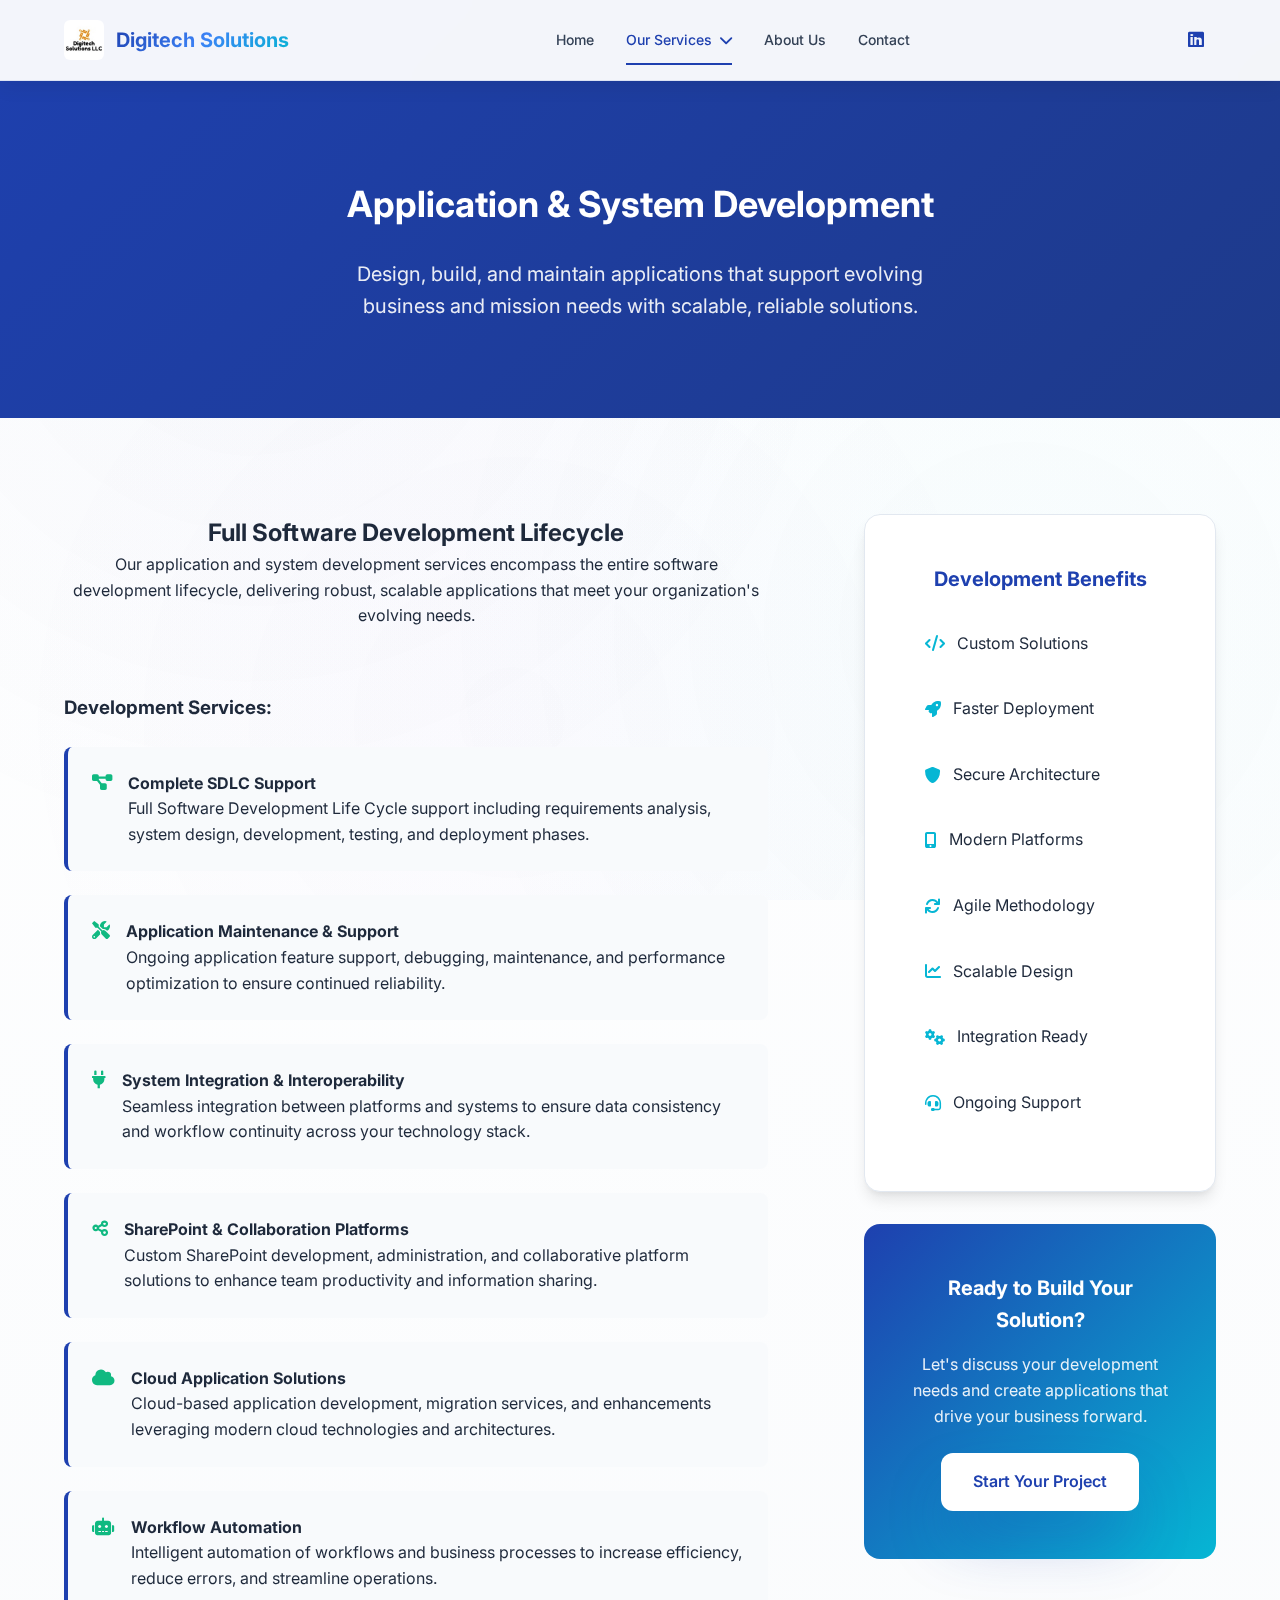
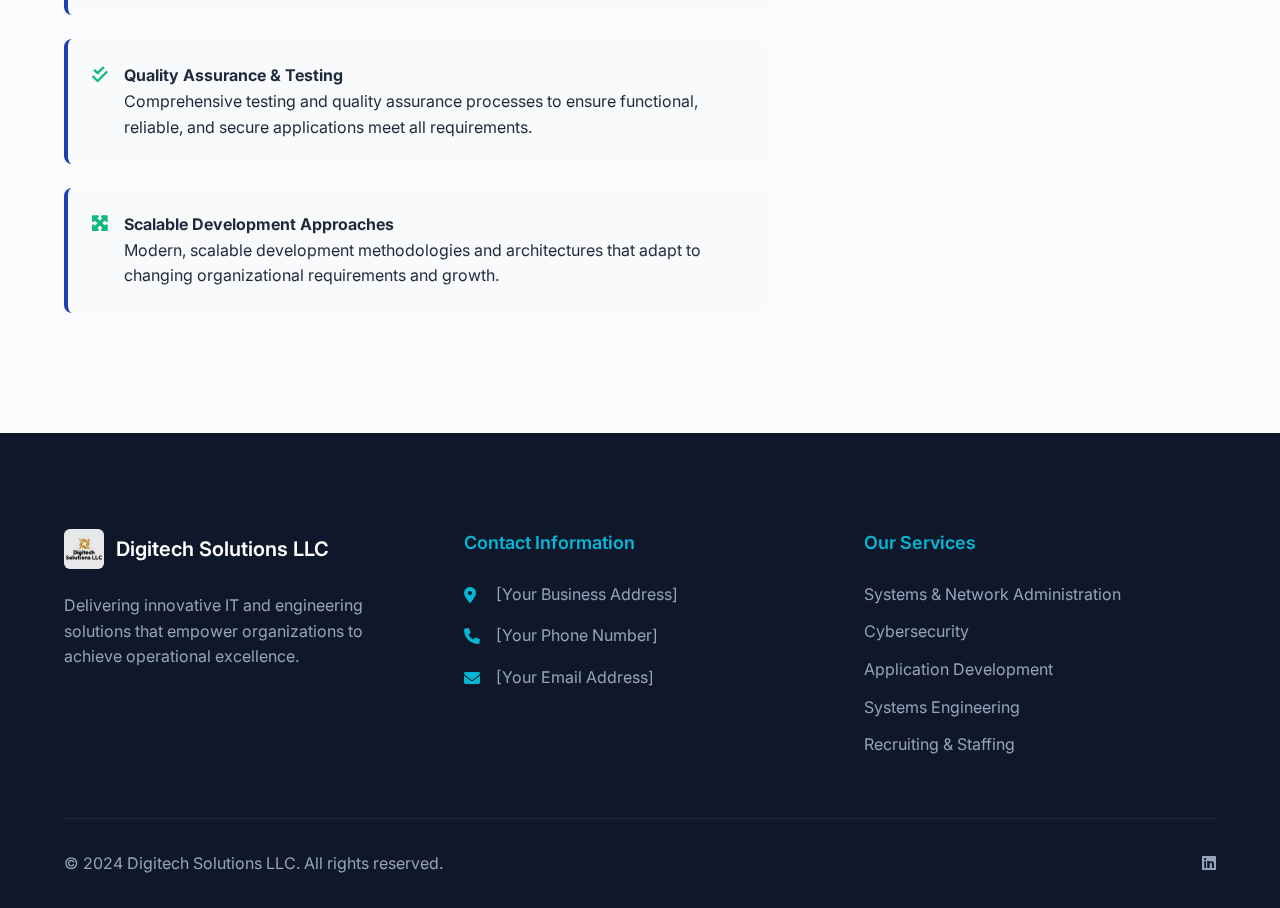
<file: application-development.html>
<!DOCTYPE html>
<html lang="en">
<head>
    <meta charset="UTF-8">
    <meta name="viewport" content="width=device-width, initial-scale=1.0">
    <title>Application & System Development - Digitech Solutions LLC</title>
    <meta name="description" content="Full-stack development services following the complete software development lifecycle, from analysis to deployment and maintenance.">
    <link rel="stylesheet" href="styles.css">
    <link href="https://cdnjs.cloudflare.com/ajax/libs/font-awesome/6.0.0/css/all.min.css" rel="stylesheet">
    <link href="https://fonts.googleapis.com/css2?family=Inter:wght@300;400;500;600;700&display=swap" rel="stylesheet">
</head>
<body>
    <!-- Navigation -->
    <nav class="navbar">
        <div class="nav-container">
            <div class="nav-logo">
                <img src="DigiLogo.jpg" alt="Digitech Solutions LLC" class="logo">
                <span class="logo-text">Digitech Solutions</span>
            </div>
            <ul class="nav-menu">
                <li><a href="index.html" class="nav-link">Home</a></li>
                <li class="dropdown">
                    <a href="#services" class="nav-link active">Our Services <i class="fas fa-chevron-down"></i></a>
                    <div class="dropdown-content">
                        <a href="systems-network-admin.html">Systems & Network Administration</a>
                        <a href="cybersecurity.html">Cybersecurity</a>
                        <a href="application-development.html">Application & System Development</a>
                        <a href="systems-engineering.html">Systems Engineering</a>
                        <a href="recruiting-staffing.html">Recruiting & Staffing</a>
                    </div>
                </li>
                <li><a href="about.html" class="nav-link">About Us</a></li>
                <li><a href="index.html#contact" class="nav-link">Contact</a></li>
            </ul>
            <div class="nav-social">
                <span class="linkedin-link">
                    <i class="fab fa-linkedin"></i>
                </span>
            </div>
            <div class="hamburger">
                <span></span>
                <span></span>
                <span></span>
            </div>
        </div>
    </nav>

    <!-- Service Hero -->
    <section class="service-hero">
        <div class="container">
            <h1>Application & System Development</h1>
            <p>Design, build, and maintain applications that support evolving business and mission needs with scalable, reliable solutions.</p>
        </div>
    </section>

    <!-- Service Details -->
    <section class="service-details">
        <div class="container">
            <div class="service-content">
                <div class="service-main">
                    <div class="section-header">
                        <h2>Full Software Development Lifecycle</h2>
                        <p>Our application and system development services encompass the entire software development lifecycle, delivering robust, scalable applications that meet your organization's evolving needs.</p>
                    </div>

                    <h3>Development Services:</h3>
                    <ul class="service-list">
                        <li>
                            <i class="fas fa-project-diagram"></i>
                            <div>
                                <strong>Complete SDLC Support</strong>
                                <p>Full Software Development Life Cycle support including requirements analysis, system design, development, testing, and deployment phases.</p>
                            </div>
                        </li>
                        <li>
                            <i class="fas fa-tools"></i>
                            <div>
                                <strong>Application Maintenance & Support</strong>
                                <p>Ongoing application feature support, debugging, maintenance, and performance optimization to ensure continued reliability.</p>
                            </div>
                        </li>
                        <li>
                            <i class="fas fa-plug"></i>
                            <div>
                                <strong>System Integration & Interoperability</strong>
                                <p>Seamless integration between platforms and systems to ensure data consistency and workflow continuity across your technology stack.</p>
                            </div>
                        </li>
                        <li>
                            <i class="fas fa-share-alt"></i>
                            <div>
                                <strong>SharePoint & Collaboration Platforms</strong>
                                <p>Custom SharePoint development, administration, and collaborative platform solutions to enhance team productivity and information sharing.</p>
                            </div>
                        </li>
                        <li>
                            <i class="fas fa-cloud"></i>
                            <div>
                                <strong>Cloud Application Solutions</strong>
                                <p>Cloud-based application development, migration services, and enhancements leveraging modern cloud technologies and architectures.</p>
                            </div>
                        </li>
                        <li>
                            <i class="fas fa-robot"></i>
                            <div>
                                <strong>Workflow Automation</strong>
                                <p>Intelligent automation of workflows and business processes to increase efficiency, reduce errors, and streamline operations.</p>
                            </div>
                        </li>
                        <li>
                            <i class="fas fa-check-double"></i>
                            <div>
                                <strong>Quality Assurance & Testing</strong>
                                <p>Comprehensive testing and quality assurance processes to ensure functional, reliable, and secure applications meet all requirements.</p>
                            </div>
                        </li>
                        <li>
                            <i class="fas fa-expand-arrows-alt"></i>
                            <div>
                                <strong>Scalable Development Approaches</strong>
                                <p>Modern, scalable development methodologies and architectures that adapt to changing organizational requirements and growth.</p>
                            </div>
                        </li>
                    </ul>
                </div>

                <div class="service-sidebar">
                    <div class="service-benefits">
                        <h3>Development Benefits</h3>
                        <div class="benefit-item">
                            <i class="fas fa-code"></i>
                            <span>Custom Solutions</span>
                        </div>
                        <div class="benefit-item">
                            <i class="fas fa-rocket"></i>
                            <span>Faster Deployment</span>
                        </div>
                        <div class="benefit-item">
                            <i class="fas fa-shield-alt"></i>
                            <span>Secure Architecture</span>
                        </div>
                        <div class="benefit-item">
                            <i class="fas fa-mobile-alt"></i>
                            <span>Modern Platforms</span>
                        </div>
                        <div class="benefit-item">
                            <i class="fas fa-sync"></i>
                            <span>Agile Methodology</span>
                        </div>
                        <div class="benefit-item">
                            <i class="fas fa-chart-line"></i>
                            <span>Scalable Design</span>
                        </div>
                        <div class="benefit-item">
                            <i class="fas fa-cogs"></i>
                            <span>Integration Ready</span>
                        </div>
                        <div class="benefit-item">
                            <i class="fas fa-headset"></i>
                            <span>Ongoing Support</span>
                        </div>
                    </div>

                    <div class="service-cta">
                        <h4>Ready to Build Your Solution?</h4>
                        <p>Let's discuss your development needs and create applications that drive your business forward.</p>
                        <a href="index.html#contact" class="btn btn-primary">Start Your Project</a>
                    </div>
                </div>
            </div>
        </div>
    </section>

    <!-- Footer -->
    <footer class="footer">
        <div class="container">
            <div class="footer-content">
                <div class="footer-section">
                    <div class="footer-logo">
                        <img src="DigiLogo.jpg" alt="Digitech Solutions LLC" class="logo">
                        <span class="logo-text">Digitech Solutions LLC</span>
                    </div>
                    <p class="footer-description">
                        Delivering innovative IT and engineering solutions that empower organizations to achieve operational excellence.
                    </p>
                </div>
                
                <div class="footer-section">
                    <h4>Contact Information</h4>
                    <div class="contact-info">
                        <div class="contact-item">
                            <i class="fas fa-map-marker-alt"></i>
                            <span>[Your Business Address]</span>
                        </div>
                        <div class="contact-item">
                            <i class="fas fa-phone"></i>
                            <span>[Your Phone Number]</span>
                        </div>
                        <div class="contact-item">
                            <i class="fas fa-envelope"></i>
                            <span>[Your Email Address]</span>
                        </div>
                    </div>
                </div>
                
                <div class="footer-section">
                    <h4>Our Services</h4>
                    <ul class="footer-links">
                        <li><a href="systems-network-admin.html">Systems & Network Administration</a></li>
                        <li><a href="cybersecurity.html">Cybersecurity</a></li>
                        <li><a href="application-development.html">Application Development</a></li>
                        <li><a href="systems-engineering.html">Systems Engineering</a></li>
                        <li><a href="recruiting-staffing.html">Recruiting & Staffing</a></li>
                    </ul>
                </div>
            </div>
            
            <div class="footer-bottom">
                <p>&copy; 2024 Digitech Solutions LLC. All rights reserved.</p>
                <div class="social-links">
                    <span>
                        <i class="fab fa-linkedin"></i>
                    </span>
                </div>
            </div>
        </div>
    </footer>

    <script src="script.js"></script>
</body>
</html>
</file>
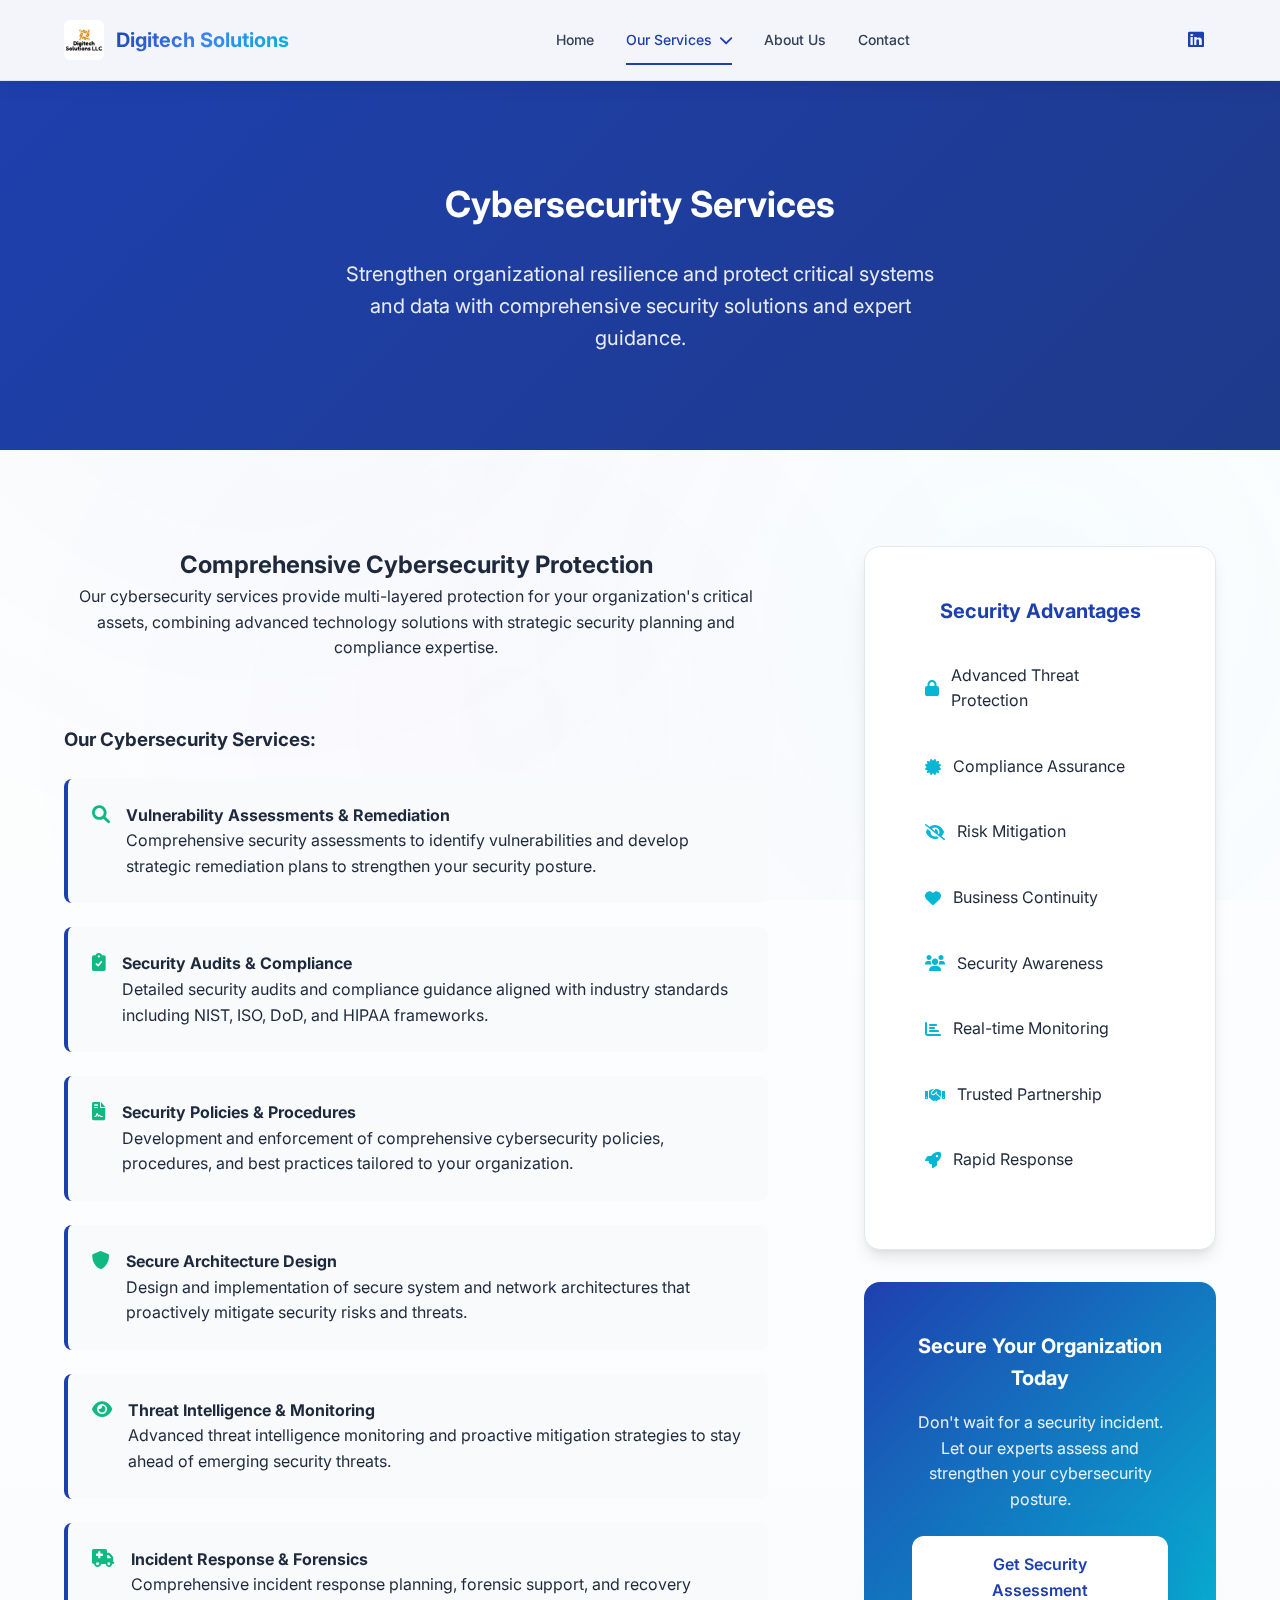
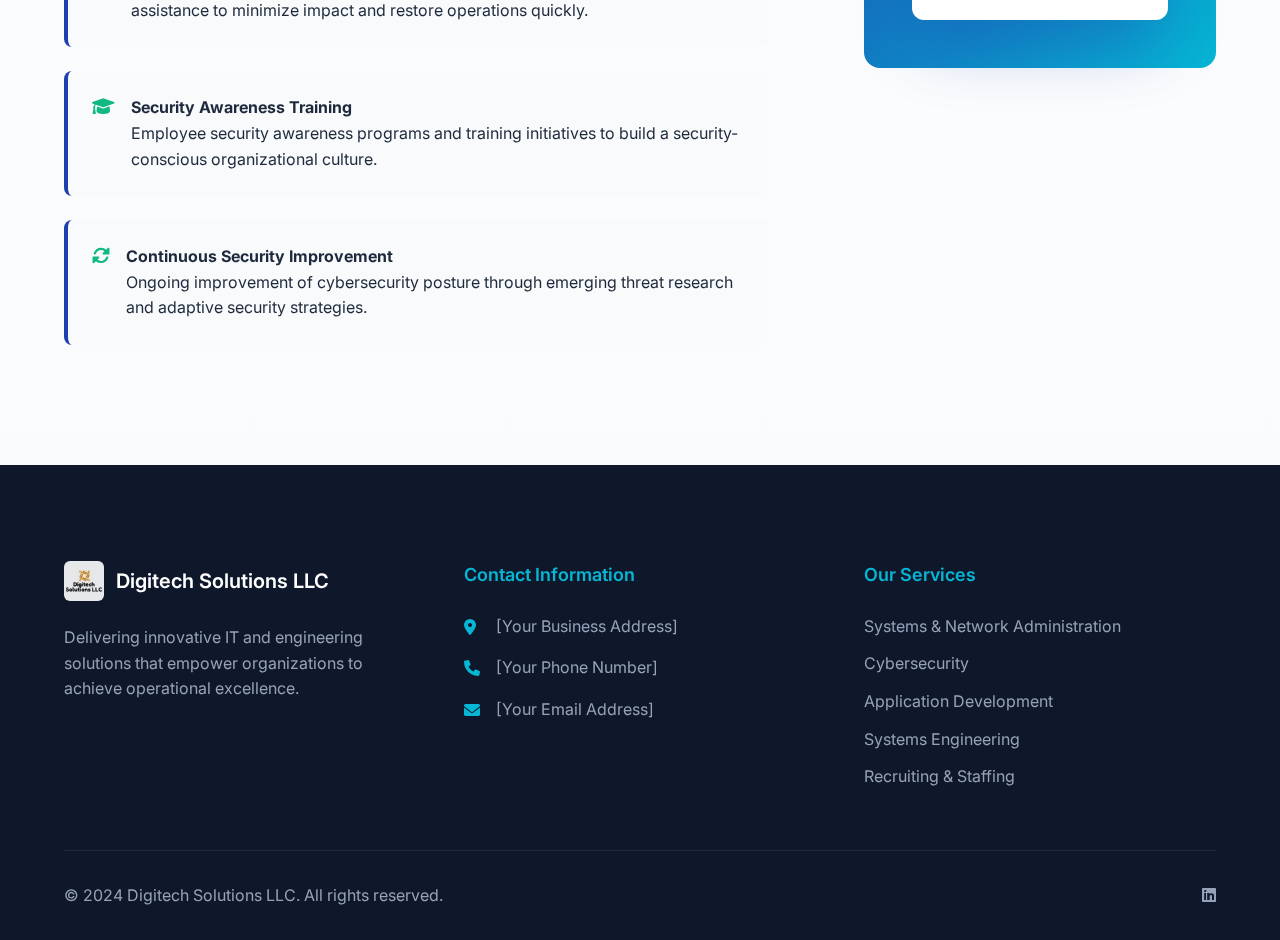
<file: cybersecurity.html>
<!DOCTYPE html>
<html lang="en">
<head>
    <meta charset="UTF-8">
    <meta name="viewport" content="width=device-width, initial-scale=1.0">
    <title>Cybersecurity Services - Digitech Solutions LLC</title>
    <meta name="description" content="Advanced cybersecurity solutions, threat assessments, and compliance guidance to protect your critical systems and data from emerging threats.">
    <link rel="stylesheet" href="styles.css">
    <link href="https://cdnjs.cloudflare.com/ajax/libs/font-awesome/6.0.0/css/all.min.css" rel="stylesheet">
    <link href="https://fonts.googleapis.com/css2?family=Inter:wght@300;400;500;600;700&display=swap" rel="stylesheet">
</head>
<body>
    <!-- Navigation -->
    <nav class="navbar">
        <div class="nav-container">
            <div class="nav-logo">
                <img src="DigiLogo.jpg" alt="Digitech Solutions LLC" class="logo">
                <span class="logo-text">Digitech Solutions</span>
            </div>
            <ul class="nav-menu">
                <li><a href="index.html" class="nav-link">Home</a></li>
                <li class="dropdown">
                    <a href="#services" class="nav-link active">Our Services <i class="fas fa-chevron-down"></i></a>
                    <div class="dropdown-content">
                        <a href="systems-network-admin.html">Systems & Network Administration</a>
                        <a href="cybersecurity.html">Cybersecurity</a>
                        <a href="application-development.html">Application & System Development</a>
                        <a href="systems-engineering.html">Systems Engineering</a>
                        <a href="recruiting-staffing.html">Recruiting & Staffing</a>
                    </div>
                </li>
                <li><a href="about.html" class="nav-link">About Us</a></li>
                <li><a href="index.html#contact" class="nav-link">Contact</a></li>
            </ul>
            <div class="nav-social">
                <span class="linkedin-link">
                    <i class="fab fa-linkedin"></i>
                </span>
            </div>
            <div class="hamburger">
                <span></span>
                <span></span>
                <span></span>
            </div>
        </div>
    </nav>

    <!-- Service Hero -->
    <section class="service-hero">
        <div class="container">
            <h1>Cybersecurity Services</h1>
            <p>Strengthen organizational resilience and protect critical systems and data with comprehensive security solutions and expert guidance.</p>
        </div>
    </section>

    <!-- Service Details -->
    <section class="service-details">
        <div class="container">
            <div class="service-content">
                <div class="service-main">
                    <div class="section-header">
                        <h2>Comprehensive Cybersecurity Protection</h2>
                        <p>Our cybersecurity services provide multi-layered protection for your organization's critical assets, combining advanced technology solutions with strategic security planning and compliance expertise.</p>
                    </div>

                    <h3>Our Cybersecurity Services:</h3>
                    <ul class="service-list">
                        <li>
                            <i class="fas fa-search"></i>
                            <div>
                                <strong>Vulnerability Assessments & Remediation</strong>
                                <p>Comprehensive security assessments to identify vulnerabilities and develop strategic remediation plans to strengthen your security posture.</p>
                            </div>
                        </li>
                        <li>
                            <i class="fas fa-clipboard-check"></i>
                            <div>
                                <strong>Security Audits & Compliance</strong>
                                <p>Detailed security audits and compliance guidance aligned with industry standards including NIST, ISO, DoD, and HIPAA frameworks.</p>
                            </div>
                        </li>
                        <li>
                            <i class="fas fa-file-contract"></i>
                            <div>
                                <strong>Security Policies & Procedures</strong>
                                <p>Development and enforcement of comprehensive cybersecurity policies, procedures, and best practices tailored to your organization.</p>
                            </div>
                        </li>
                        <li>
                            <i class="fas fa-shield-alt"></i>
                            <div>
                                <strong>Secure Architecture Design</strong>
                                <p>Design and implementation of secure system and network architectures that proactively mitigate security risks and threats.</p>
                            </div>
                        </li>
                        <li>
                            <i class="fas fa-eye"></i>
                            <div>
                                <strong>Threat Intelligence & Monitoring</strong>
                                <p>Advanced threat intelligence monitoring and proactive mitigation strategies to stay ahead of emerging security threats.</p>
                            </div>
                        </li>
                        <li>
                            <i class="fas fa-ambulance"></i>
                            <div>
                                <strong>Incident Response & Forensics</strong>
                                <p>Comprehensive incident response planning, forensic support, and recovery assistance to minimize impact and restore operations quickly.</p>
                            </div>
                        </li>
                        <li>
                            <i class="fas fa-graduation-cap"></i>
                            <div>
                                <strong>Security Awareness Training</strong>
                                <p>Employee security awareness programs and training initiatives to build a security-conscious organizational culture.</p>
                            </div>
                        </li>
                        <li>
                            <i class="fas fa-sync-alt"></i>
                            <div>
                                <strong>Continuous Security Improvement</strong>
                                <p>Ongoing improvement of cybersecurity posture through emerging threat research and adaptive security strategies.</p>
                            </div>
                        </li>
                    </ul>
                </div>

                <div class="service-sidebar">
                    <div class="service-benefits">
                        <h3>Security Advantages</h3>
                        <div class="benefit-item">
                            <i class="fas fa-lock"></i>
                            <span>Advanced Threat Protection</span>
                        </div>
                        <div class="benefit-item">
                            <i class="fas fa-certificate"></i>
                            <span>Compliance Assurance</span>
                        </div>
                        <div class="benefit-item">
                            <i class="fas fa-eye-slash"></i>
                            <span>Risk Mitigation</span>
                        </div>
                        <div class="benefit-item">
                            <i class="fas fa-heart"></i>
                            <span>Business Continuity</span>
                        </div>
                        <div class="benefit-item">
                            <i class="fas fa-users"></i>
                            <span>Security Awareness</span>
                        </div>
                        <div class="benefit-item">
                            <i class="fas fa-chart-bar"></i>
                            <span>Real-time Monitoring</span>
                        </div>
                        <div class="benefit-item">
                            <i class="fas fa-handshake"></i>
                            <span>Trusted Partnership</span>
                        </div>
                        <div class="benefit-item">
                            <i class="fas fa-rocket"></i>
                            <span>Rapid Response</span>
                        </div>
                    </div>

                    <div class="service-cta">
                        <h4>Secure Your Organization Today</h4>
                        <p>Don't wait for a security incident. Let our experts assess and strengthen your cybersecurity posture.</p>
                        <a href="index.html#contact" class="btn btn-primary">Get Security Assessment</a>
                    </div>
                </div>
            </div>
        </div>
    </section>

    <!-- Footer -->
    <footer class="footer">
        <div class="container">
            <div class="footer-content">
                <div class="footer-section">
                    <div class="footer-logo">
                        <img src="DigiLogo.jpg" alt="Digitech Solutions LLC" class="logo">
                        <span class="logo-text">Digitech Solutions LLC</span>
                    </div>
                    <p class="footer-description">
                        Delivering innovative IT and engineering solutions that empower organizations to achieve operational excellence.
                    </p>
                </div>
                
                <div class="footer-section">
                    <h4>Contact Information</h4>
                    <div class="contact-info">
                        <div class="contact-item">
                            <i class="fas fa-map-marker-alt"></i>
                            <span>[Your Business Address]</span>
                        </div>
                        <div class="contact-item">
                            <i class="fas fa-phone"></i>
                            <span>[Your Phone Number]</span>
                        </div>
                        <div class="contact-item">
                            <i class="fas fa-envelope"></i>
                            <span>[Your Email Address]</span>
                        </div>
                    </div>
                </div>
                
                <div class="footer-section">
                    <h4>Our Services</h4>
                    <ul class="footer-links">
                        <li><a href="systems-network-admin.html">Systems & Network Administration</a></li>
                        <li><a href="cybersecurity.html">Cybersecurity</a></li>
                        <li><a href="application-development.html">Application Development</a></li>
                        <li><a href="systems-engineering.html">Systems Engineering</a></li>
                        <li><a href="recruiting-staffing.html">Recruiting & Staffing</a></li>
                    </ul>
                </div>
            </div>
            
            <div class="footer-bottom">
                <p>&copy; 2024 Digitech Solutions LLC. All rights reserved.</p>
                <div class="social-links">
                    <span>
                        <i class="fab fa-linkedin"></i>
                    </span>
                </div>
            </div>
        </div>
    </footer>

    <script src="script.js"></script>
</body>
</html>
</file>
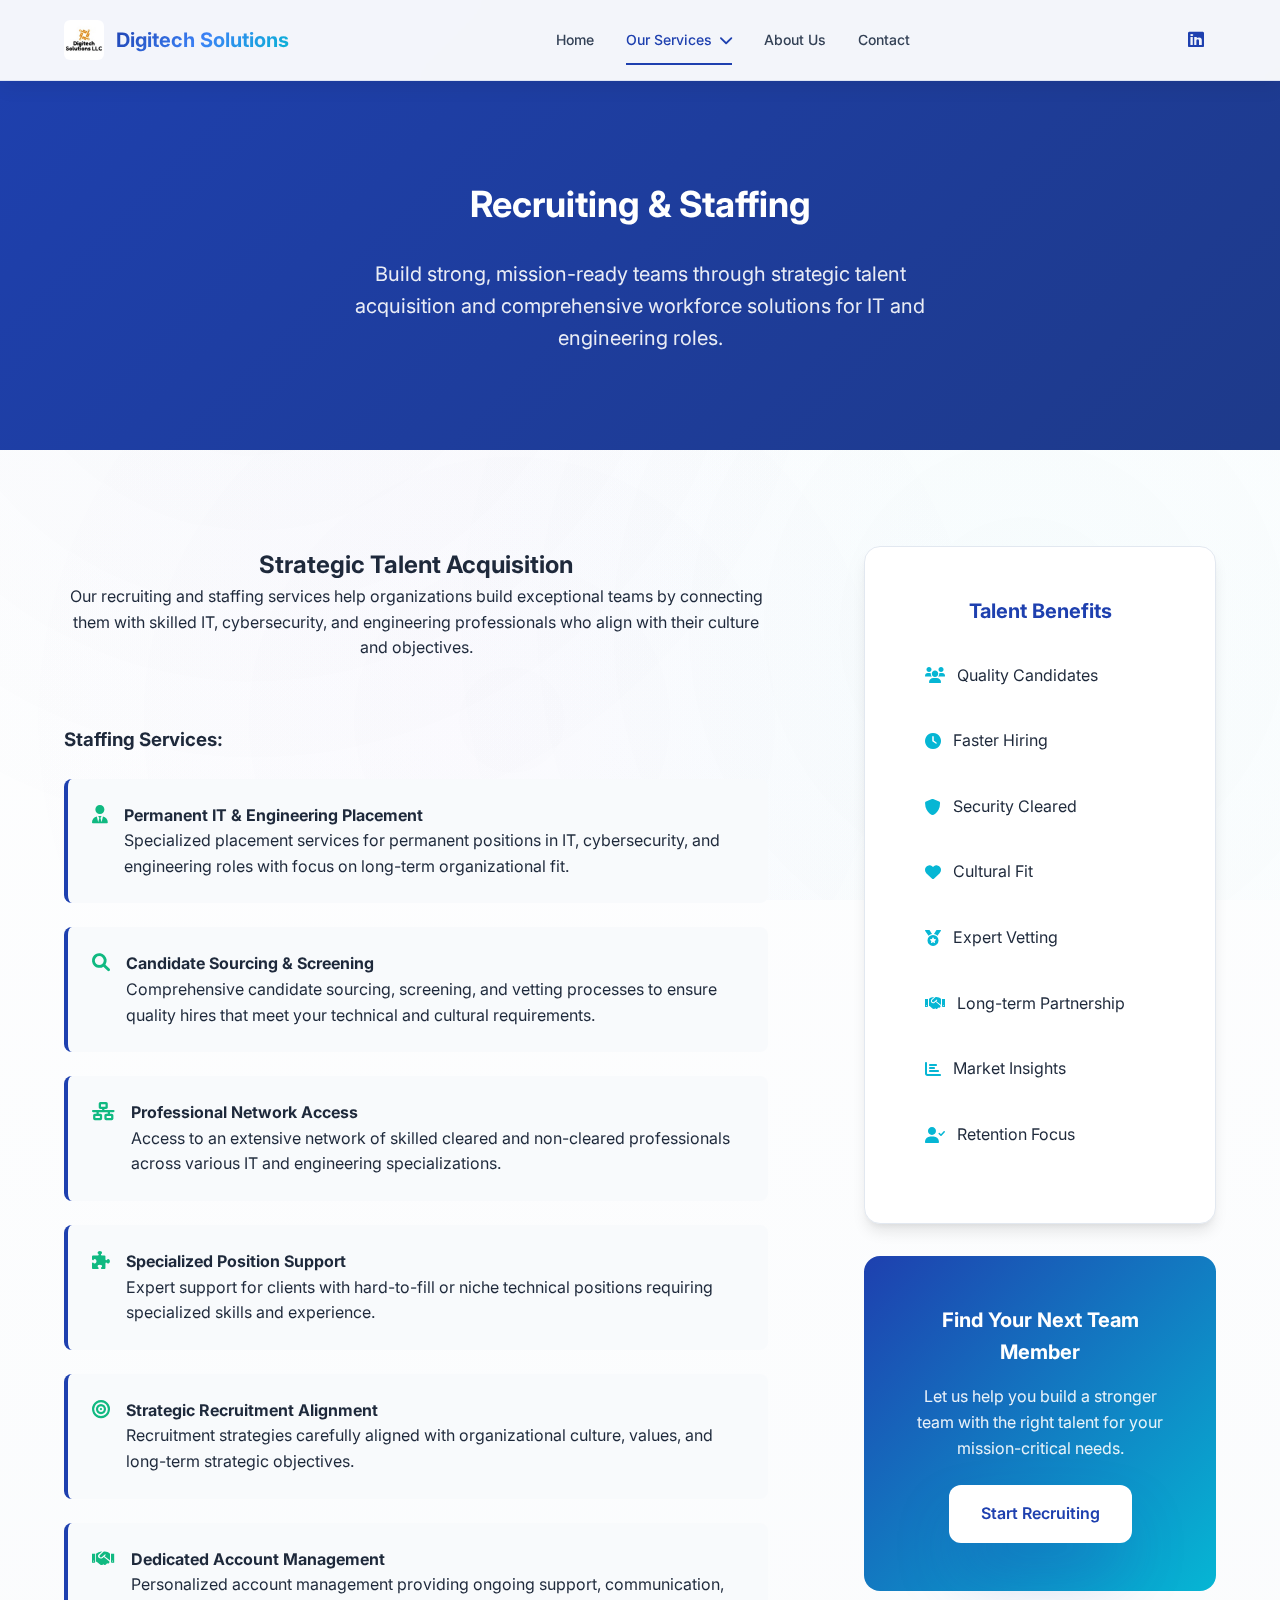
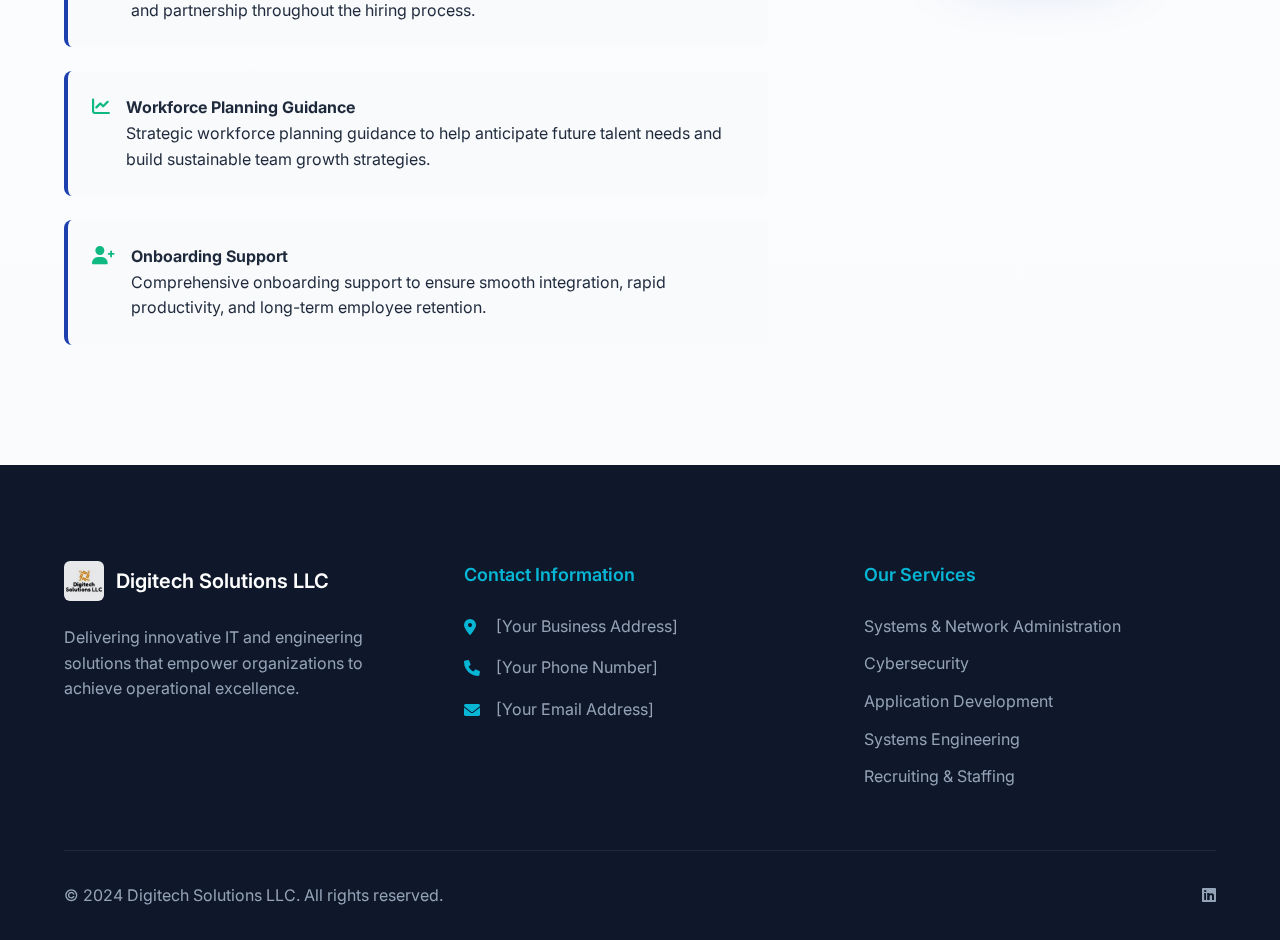
<file: recruiting-staffing.html>
<!DOCTYPE html>
<html lang="en">
<head>
    <meta charset="UTF-8">
    <meta name="viewport" content="width=device-width, initial-scale=1.0">
    <title>Recruiting & Staffing - Digitech Solutions LLC</title>
    <meta name="description" content="Comprehensive workforce solutions for permanent IT and engineering positions, from talent sourcing to placement support for mission-critical roles.">
    <link rel="stylesheet" href="styles.css">
    <link href="https://cdnjs.cloudflare.com/ajax/libs/font-awesome/6.0.0/css/all.min.css" rel="stylesheet">
    <link href="https://fonts.googleapis.com/css2?family=Inter:wght@300;400;500;600;700&display=swap" rel="stylesheet">
</head>
<body>
    <!-- Navigation -->
    <nav class="navbar">
        <div class="nav-container">
            <div class="nav-logo">
                <img src="DigiLogo.jpg" alt="Digitech Solutions LLC" class="logo">
                <span class="logo-text">Digitech Solutions</span>
            </div>
            <ul class="nav-menu">
                <li><a href="index.html" class="nav-link">Home</a></li>
                <li class="dropdown">
                    <a href="#services" class="nav-link active">Our Services <i class="fas fa-chevron-down"></i></a>
                    <div class="dropdown-content">
                        <a href="systems-network-admin.html">Systems & Network Administration</a>
                        <a href="cybersecurity.html">Cybersecurity</a>
                        <a href="application-development.html">Application & System Development</a>
                        <a href="systems-engineering.html">Systems Engineering</a>
                        <a href="recruiting-staffing.html">Recruiting & Staffing</a>
                    </div>
                </li>
                <li><a href="about.html" class="nav-link">About Us</a></li>
                <li><a href="index.html#contact" class="nav-link">Contact</a></li>
            </ul>
            <div class="nav-social">
                <span class="linkedin-link">
                    <i class="fab fa-linkedin"></i>
                </span>
            </div>
            <div class="hamburger">
                <span></span>
                <span></span>
                <span></span>
            </div>
        </div>
    </nav>

    <!-- Service Hero -->
    <section class="service-hero">
        <div class="container">
            <h1>Recruiting & Staffing</h1>
            <p>Build strong, mission-ready teams through strategic talent acquisition and comprehensive workforce solutions for IT and engineering roles.</p>
        </div>
    </section>

    <!-- Service Details -->
    <section class="service-details">
        <div class="container">
            <div class="service-content">
                <div class="service-main">
                    <div class="section-header">
                        <h2>Strategic Talent Acquisition</h2>
                        <p>Our recruiting and staffing services help organizations build exceptional teams by connecting them with skilled IT, cybersecurity, and engineering professionals who align with their culture and objectives.</p>
                    </div>

                    <h3>Staffing Services:</h3>
                    <ul class="service-list">
                        <li>
                            <i class="fas fa-user-tie"></i>
                            <div>
                                <strong>Permanent IT & Engineering Placement</strong>
                                <p>Specialized placement services for permanent positions in IT, cybersecurity, and engineering roles with focus on long-term organizational fit.</p>
                            </div>
                        </li>
                        <li>
                            <i class="fas fa-search"></i>
                            <div>
                                <strong>Candidate Sourcing & Screening</strong>
                                <p>Comprehensive candidate sourcing, screening, and vetting processes to ensure quality hires that meet your technical and cultural requirements.</p>
                            </div>
                        </li>
                        <li>
                            <i class="fas fa-network-wired"></i>
                            <div>
                                <strong>Professional Network Access</strong>
                                <p>Access to an extensive network of skilled cleared and non-cleared professionals across various IT and engineering specializations.</p>
                            </div>
                        </li>
                        <li>
                            <i class="fas fa-puzzle-piece"></i>
                            <div>
                                <strong>Specialized Position Support</strong>
                                <p>Expert support for clients with hard-to-fill or niche technical positions requiring specialized skills and experience.</p>
                            </div>
                        </li>
                        <li>
                            <i class="fas fa-bullseye"></i>
                            <div>
                                <strong>Strategic Recruitment Alignment</strong>
                                <p>Recruitment strategies carefully aligned with organizational culture, values, and long-term strategic objectives.</p>
                            </div>
                        </li>
                        <li>
                            <i class="fas fa-handshake"></i>
                            <div>
                                <strong>Dedicated Account Management</strong>
                                <p>Personalized account management providing ongoing support, communication, and partnership throughout the hiring process.</p>
                            </div>
                        </li>
                        <li>
                            <i class="fas fa-chart-line"></i>
                            <div>
                                <strong>Workforce Planning Guidance</strong>
                                <p>Strategic workforce planning guidance to help anticipate future talent needs and build sustainable team growth strategies.</p>
                            </div>
                        </li>
                        <li>
                            <i class="fas fa-user-plus"></i>
                            <div>
                                <strong>Onboarding Support</strong>
                                <p>Comprehensive onboarding support to ensure smooth integration, rapid productivity, and long-term employee retention.</p>
                            </div>
                        </li>
                    </ul>
                </div>

                <div class="service-sidebar">
                    <div class="service-benefits">
                        <h3>Talent Benefits</h3>
                        <div class="benefit-item">
                            <i class="fas fa-users"></i>
                            <span>Quality Candidates</span>
                        </div>
                        <div class="benefit-item">
                            <i class="fas fa-clock"></i>
                            <span>Faster Hiring</span>
                        </div>
                        <div class="benefit-item">
                            <i class="fas fa-shield-alt"></i>
                            <span>Security Cleared</span>
                        </div>
                        <div class="benefit-item">
                            <i class="fas fa-heart"></i>
                            <span>Cultural Fit</span>
                        </div>
                        <div class="benefit-item">
                            <i class="fas fa-medal"></i>
                            <span>Expert Vetting</span>
                        </div>
                        <div class="benefit-item">
                            <i class="fas fa-handshake"></i>
                            <span>Long-term Partnership</span>
                        </div>
                        <div class="benefit-item">
                            <i class="fas fa-chart-bar"></i>
                            <span>Market Insights</span>
                        </div>
                        <div class="benefit-item">
                            <i class="fas fa-user-check"></i>
                            <span>Retention Focus</span>
                        </div>
                    </div>

                    <div class="service-cta">
                        <h4>Find Your Next Team Member</h4>
                        <p>Let us help you build a stronger team with the right talent for your mission-critical needs.</p>
                        <a href="index.html#contact" class="btn btn-primary">Start Recruiting</a>
                    </div>
                </div>
            </div>
        </div>
    </section>

    <!-- Footer -->
    <footer class="footer">
        <div class="container">
            <div class="footer-content">
                <div class="footer-section">
                    <div class="footer-logo">
                        <img src="DigiLogo.jpg" alt="Digitech Solutions LLC" class="logo">
                        <span class="logo-text">Digitech Solutions LLC</span>
                    </div>
                    <p class="footer-description">
                        Delivering innovative IT and engineering solutions that empower organizations to achieve operational excellence.
                    </p>
                </div>
                
                <div class="footer-section">
                    <h4>Contact Information</h4>
                    <div class="contact-info">
                        <div class="contact-item">
                            <i class="fas fa-map-marker-alt"></i>
                            <span>[Your Business Address]</span>
                        </div>
                        <div class="contact-item">
                            <i class="fas fa-phone"></i>
                            <span>[Your Phone Number]</span>
                        </div>
                        <div class="contact-item">
                            <i class="fas fa-envelope"></i>
                            <span>[Your Email Address]</span>
                        </div>
                    </div>
                </div>
                
                <div class="footer-section">
                    <h4>Our Services</h4>
                    <ul class="footer-links">
                        <li><a href="systems-network-admin.html">Systems & Network Administration</a></li>
                        <li><a href="cybersecurity.html">Cybersecurity</a></li>
                        <li><a href="application-development.html">Application Development</a></li>
                        <li><a href="systems-engineering.html">Systems Engineering</a></li>
                        <li><a href="recruiting-staffing.html">Recruiting & Staffing</a></li>
                    </ul>
                </div>
            </div>
            
            <div class="footer-bottom">
                <p>&copy; 2024 Digitech Solutions LLC. All rights reserved.</p>
                <div class="social-links">
                    <span>
                        <i class="fab fa-linkedin"></i>
                    </span>
                </div>
            </div>
        </div>
    </footer>

    <script src="script.js"></script>
</body>
</html>
</file>
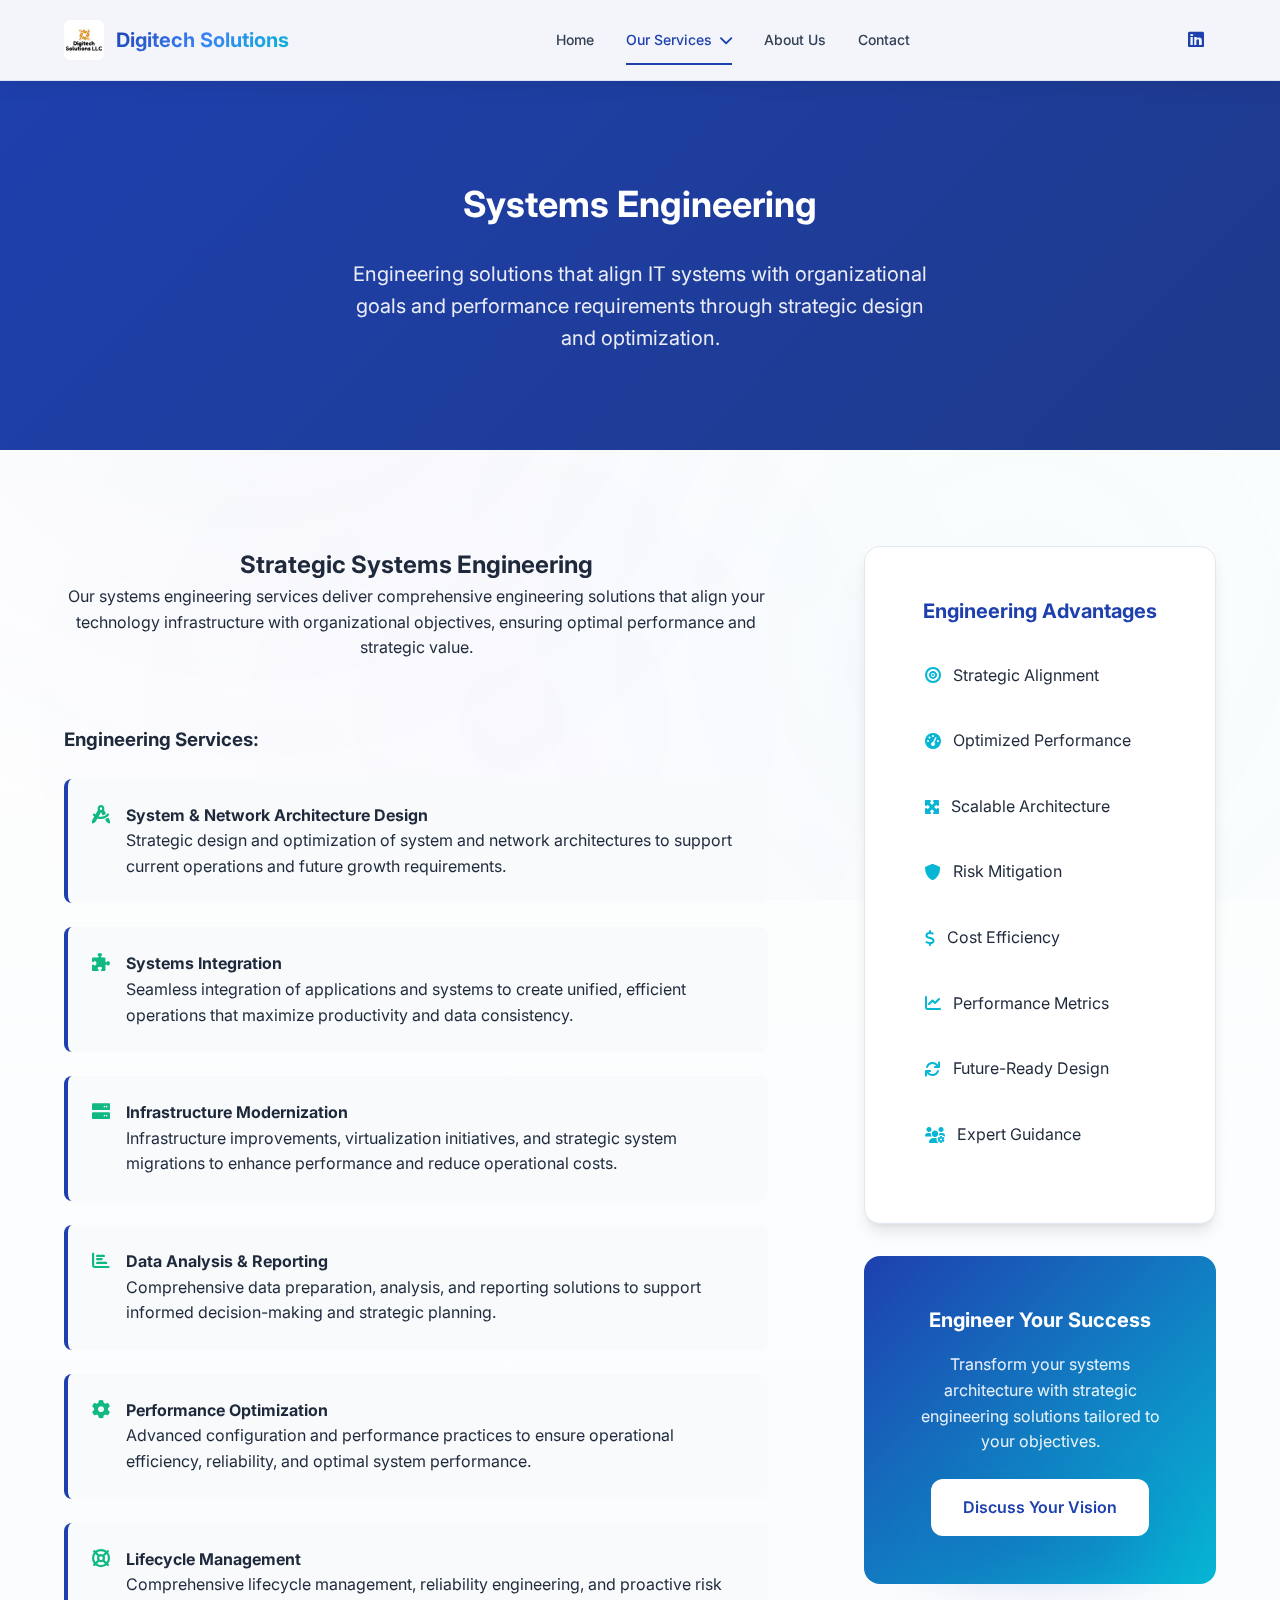
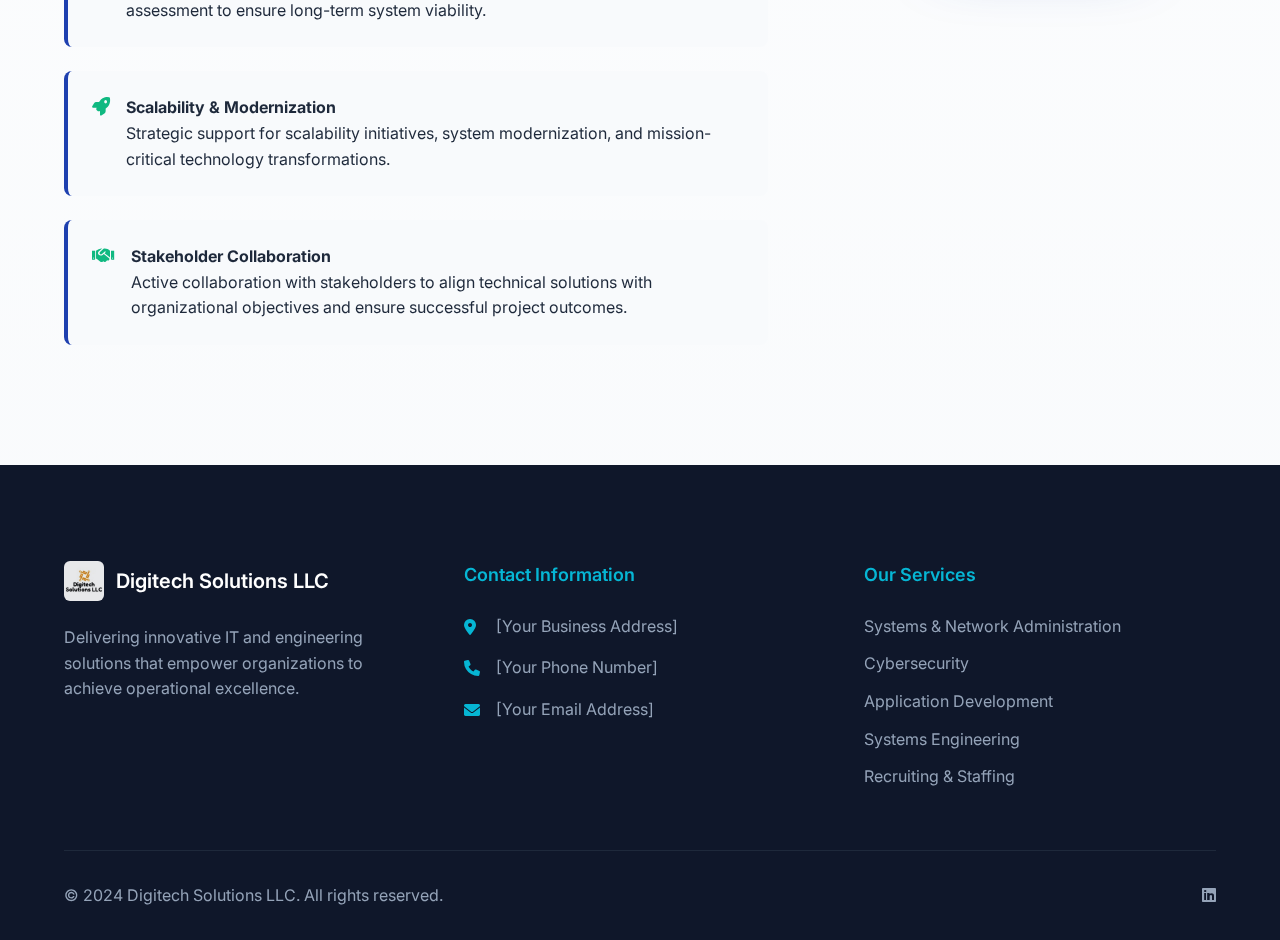
<file: systems-engineering.html>
<!DOCTYPE html>
<html lang="en">
<head>
    <meta charset="UTF-8">
    <meta name="viewport" content="width=device-width, initial-scale=1.0">
    <title>Systems Engineering - Digitech Solutions LLC</title>
    <meta name="description" content="Strategic system design, requirements analysis, and architecture optimization aligned with organizational objectives and performance goals.">
    <link rel="stylesheet" href="styles.css">
    <link href="https://cdnjs.cloudflare.com/ajax/libs/font-awesome/6.0.0/css/all.min.css" rel="stylesheet">
    <link href="https://fonts.googleapis.com/css2?family=Inter:wght@300;400;500;600;700&display=swap" rel="stylesheet">
</head>
<body>
    <!-- Navigation -->
    <nav class="navbar">
        <div class="nav-container">
            <div class="nav-logo">
                <img src="DigiLogo.jpg" alt="Digitech Solutions LLC" class="logo">
                <span class="logo-text">Digitech Solutions</span>
            </div>
            <ul class="nav-menu">
                <li><a href="index.html" class="nav-link">Home</a></li>
                <li class="dropdown">
                    <a href="#services" class="nav-link active">Our Services <i class="fas fa-chevron-down"></i></a>
                    <div class="dropdown-content">
                        <a href="systems-network-admin.html">Systems & Network Administration</a>
                        <a href="cybersecurity.html">Cybersecurity</a>
                        <a href="application-development.html">Application & System Development</a>
                        <a href="systems-engineering.html">Systems Engineering</a>
                        <a href="recruiting-staffing.html">Recruiting & Staffing</a>
                    </div>
                </li>
                <li><a href="about.html" class="nav-link">About Us</a></li>
                <li><a href="index.html#contact" class="nav-link">Contact</a></li>
            </ul>
            <div class="nav-social">
                <span class="linkedin-link">
                    <i class="fab fa-linkedin"></i>
                </span>
            </div>
            <div class="hamburger">
                <span></span>
                <span></span>
                <span></span>
            </div>
        </div>
    </nav>

    <!-- Service Hero -->
    <section class="service-hero">
        <div class="container">
            <h1>Systems Engineering</h1>
            <p>Engineering solutions that align IT systems with organizational goals and performance requirements through strategic design and optimization.</p>
        </div>
    </section>

    <!-- Service Details -->
    <section class="service-details">
        <div class="container">
            <div class="service-content">
                <div class="service-main">
                    <div class="section-header">
                        <h2>Strategic Systems Engineering</h2>
                        <p>Our systems engineering services deliver comprehensive engineering solutions that align your technology infrastructure with organizational objectives, ensuring optimal performance and strategic value.</p>
                    </div>

                    <h3>Engineering Services:</h3>
                    <ul class="service-list">
                        <li>
                            <i class="fas fa-drafting-compass"></i>
                            <div>
                                <strong>System & Network Architecture Design</strong>
                                <p>Strategic design and optimization of system and network architectures to support current operations and future growth requirements.</p>
                            </div>
                        </li>
                        <li>
                            <i class="fas fa-puzzle-piece"></i>
                            <div>
                                <strong>Systems Integration</strong>
                                <p>Seamless integration of applications and systems to create unified, efficient operations that maximize productivity and data consistency.</p>
                            </div>
                        </li>
                        <li>
                            <i class="fas fa-server"></i>
                            <div>
                                <strong>Infrastructure Modernization</strong>
                                <p>Infrastructure improvements, virtualization initiatives, and strategic system migrations to enhance performance and reduce operational costs.</p>
                            </div>
                        </li>
                        <li>
                            <i class="fas fa-chart-bar"></i>
                            <div>
                                <strong>Data Analysis & Reporting</strong>
                                <p>Comprehensive data preparation, analysis, and reporting solutions to support informed decision-making and strategic planning.</p>
                            </div>
                        </li>
                        <li>
                            <i class="fas fa-cog"></i>
                            <div>
                                <strong>Performance Optimization</strong>
                                <p>Advanced configuration and performance practices to ensure operational efficiency, reliability, and optimal system performance.</p>
                            </div>
                        </li>
                        <li>
                            <i class="fas fa-life-ring"></i>
                            <div>
                                <strong>Lifecycle Management</strong>
                                <p>Comprehensive lifecycle management, reliability engineering, and proactive risk assessment to ensure long-term system viability.</p>
                            </div>
                        </li>
                        <li>
                            <i class="fas fa-rocket"></i>
                            <div>
                                <strong>Scalability & Modernization</strong>
                                <p>Strategic support for scalability initiatives, system modernization, and mission-critical technology transformations.</p>
                            </div>
                        </li>
                        <li>
                            <i class="fas fa-handshake"></i>
                            <div>
                                <strong>Stakeholder Collaboration</strong>
                                <p>Active collaboration with stakeholders to align technical solutions with organizational objectives and ensure successful project outcomes.</p>
                            </div>
                        </li>
                    </ul>
                </div>

                <div class="service-sidebar">
                    <div class="service-benefits">
                        <h3>Engineering Advantages</h3>
                        <div class="benefit-item">
                            <i class="fas fa-bullseye"></i>
                            <span>Strategic Alignment</span>
                        </div>
                        <div class="benefit-item">
                            <i class="fas fa-tachometer-alt"></i>
                            <span>Optimized Performance</span>
                        </div>
                        <div class="benefit-item">
                            <i class="fas fa-expand-arrows-alt"></i>
                            <span>Scalable Architecture</span>
                        </div>
                        <div class="benefit-item">
                            <i class="fas fa-shield-alt"></i>
                            <span>Risk Mitigation</span>
                        </div>
                        <div class="benefit-item">
                            <i class="fas fa-dollar-sign"></i>
                            <span>Cost Efficiency</span>
                        </div>
                        <div class="benefit-item">
                            <i class="fas fa-chart-line"></i>
                            <span>Performance Metrics</span>
                        </div>
                        <div class="benefit-item">
                            <i class="fas fa-sync"></i>
                            <span>Future-Ready Design</span>
                        </div>
                        <div class="benefit-item">
                            <i class="fas fa-users-cog"></i>
                            <span>Expert Guidance</span>
                        </div>
                    </div>

                    <div class="service-cta">
                        <h4>Engineer Your Success</h4>
                        <p>Transform your systems architecture with strategic engineering solutions tailored to your objectives.</p>
                        <a href="index.html#contact" class="btn btn-primary">Discuss Your Vision</a>
                    </div>
                </div>
            </div>
        </div>
    </section>

    <!-- Footer -->
    <footer class="footer">
        <div class="container">
            <div class="footer-content">
                <div class="footer-section">
                    <div class="footer-logo">
                        <img src="DigiLogo.jpg" alt="Digitech Solutions LLC" class="logo">
                        <span class="logo-text">Digitech Solutions LLC</span>
                    </div>
                    <p class="footer-description">
                        Delivering innovative IT and engineering solutions that empower organizations to achieve operational excellence.
                    </p>
                </div>
                
                <div class="footer-section">
                    <h4>Contact Information</h4>
                    <div class="contact-info">
                        <div class="contact-item">
                            <i class="fas fa-map-marker-alt"></i>
                            <span>[Your Business Address]</span>
                        </div>
                        <div class="contact-item">
                            <i class="fas fa-phone"></i>
                            <span>[Your Phone Number]</span>
                        </div>
                        <div class="contact-item">
                            <i class="fas fa-envelope"></i>
                            <span>[Your Email Address]</span>
                        </div>
                    </div>
                </div>
                
                <div class="footer-section">
                    <h4>Our Services</h4>
                    <ul class="footer-links">
                        <li><a href="systems-network-admin.html">Systems & Network Administration</a></li>
                        <li><a href="cybersecurity.html">Cybersecurity</a></li>
                        <li><a href="application-development.html">Application Development</a></li>
                        <li><a href="systems-engineering.html">Systems Engineering</a></li>
                        <li><a href="recruiting-staffing.html">Recruiting & Staffing</a></li>
                    </ul>
                </div>
            </div>
            
            <div class="footer-bottom">
                <p>&copy; 2024 Digitech Solutions LLC. All rights reserved.</p>
                <div class="social-links">
                    <span>
                        <i class="fab fa-linkedin"></i>
                    </span>
                </div>
            </div>
        </div>
    </footer>

    <script src="script.js"></script>
</body>
</html>
</file>
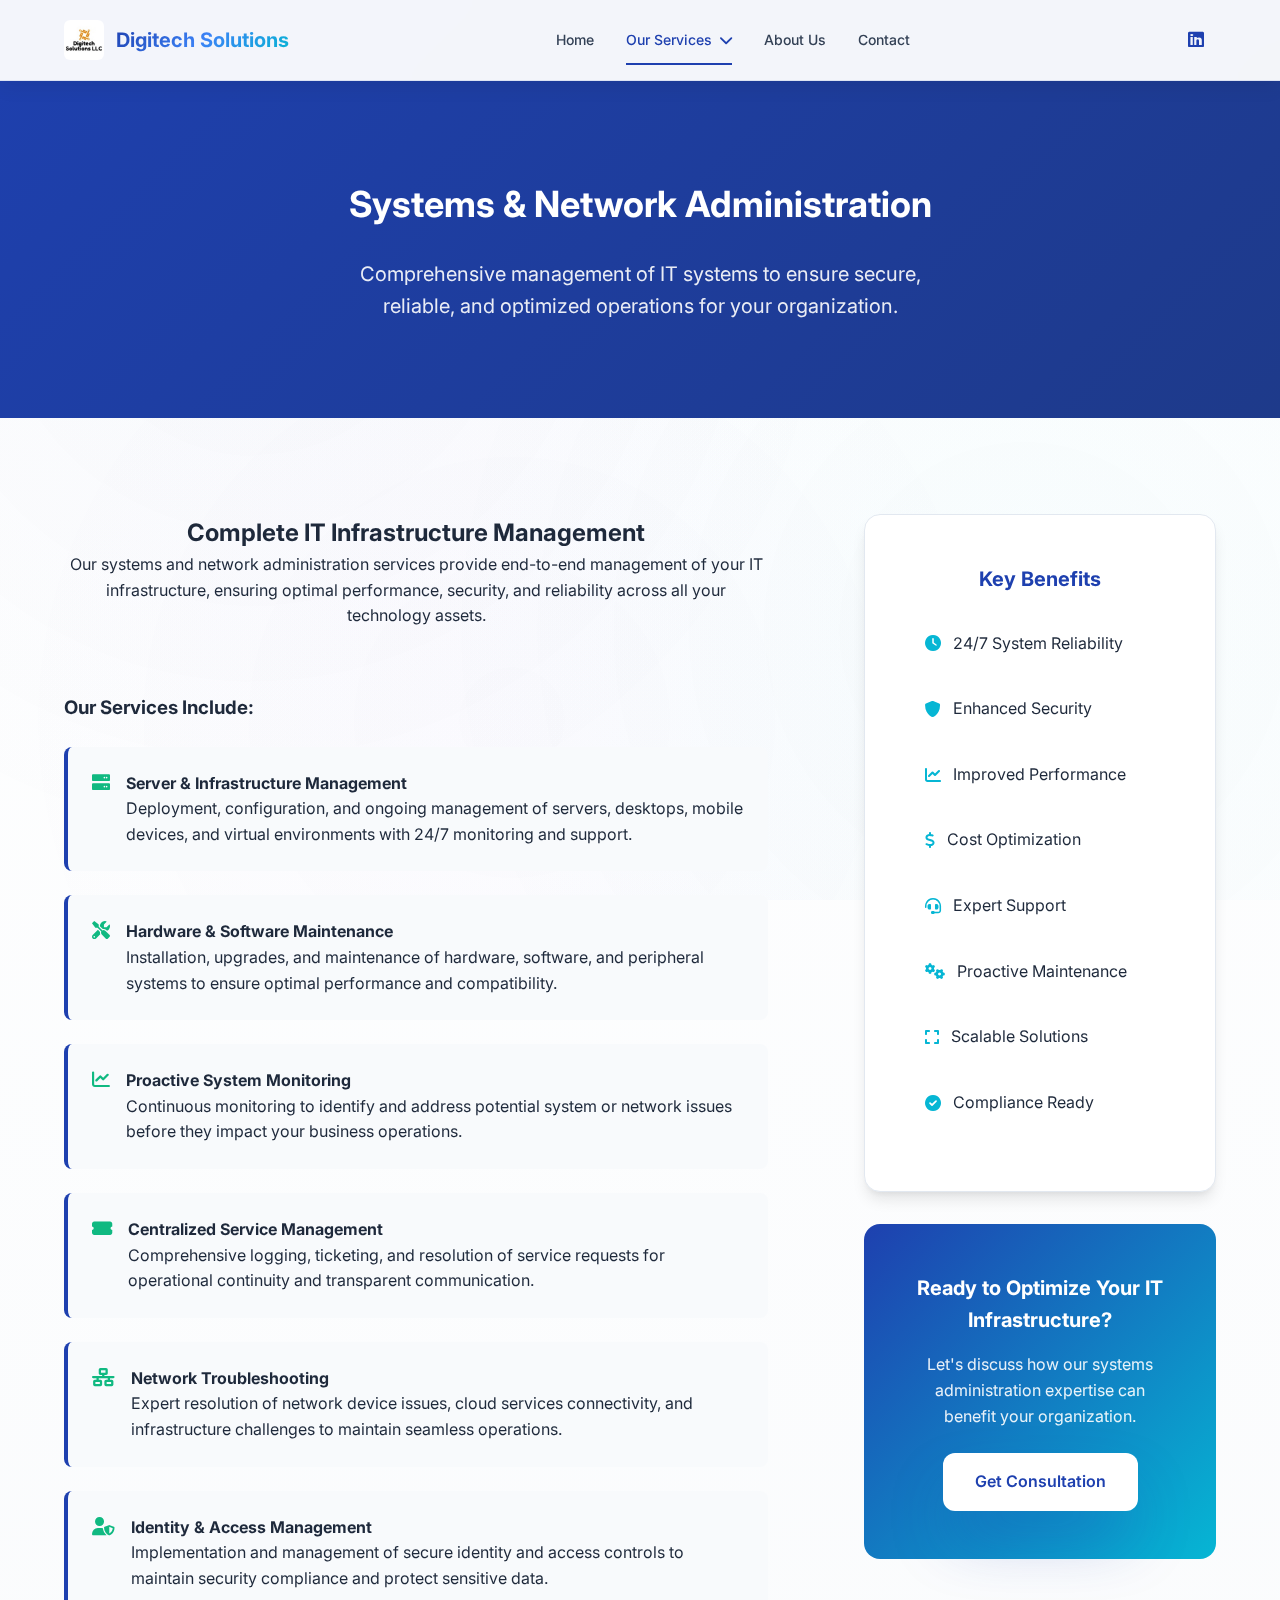
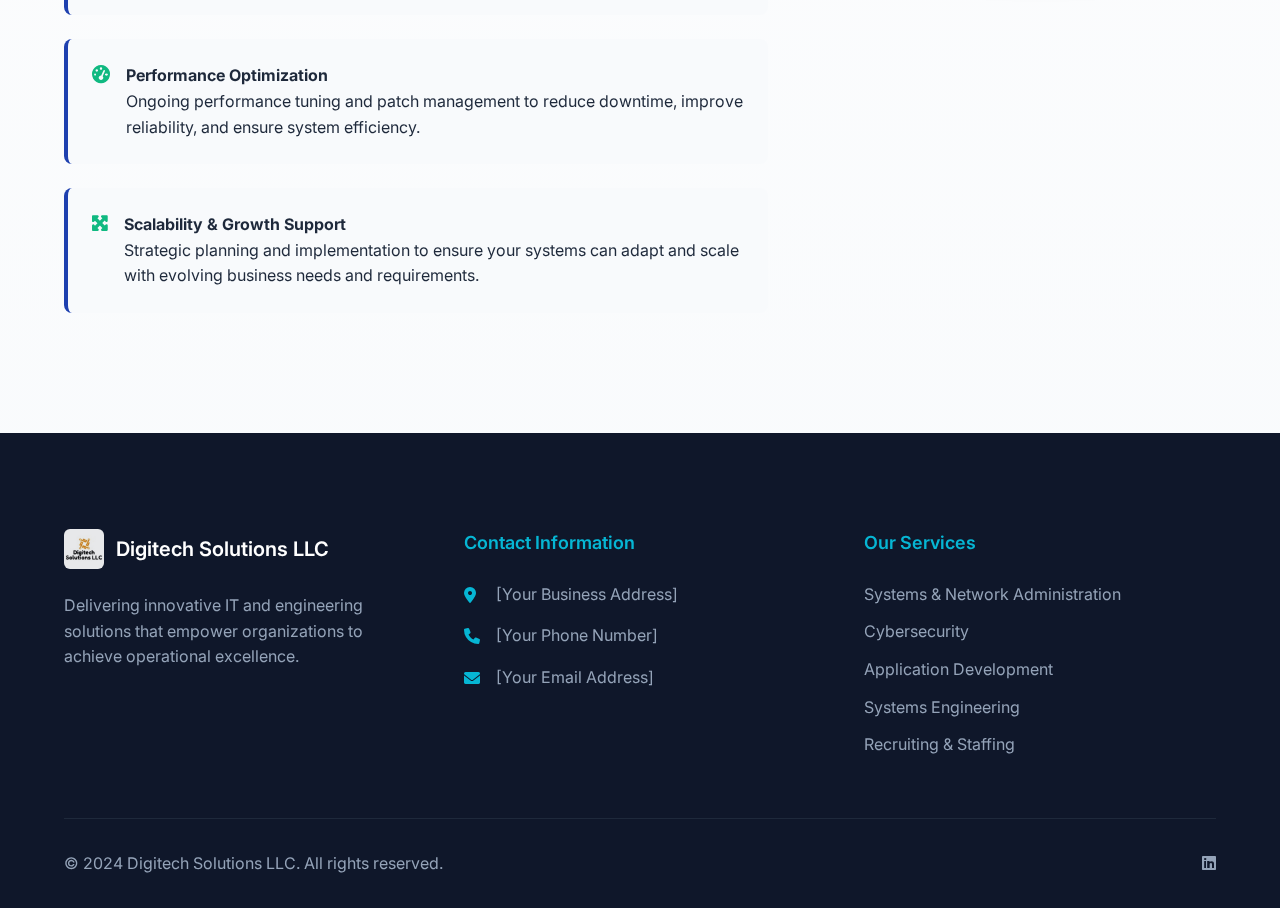
<file: systems-network-admin.html>
<!DOCTYPE html>
<html lang="en">
<head>
    <meta charset="UTF-8">
    <meta name="viewport" content="width=device-width, initial-scale=1.0">
    <title>Systems & Network Administration - Digitech Solutions LLC</title>
    <meta name="description" content="Comprehensive IT infrastructure management, server deployment, and network optimization services to ensure secure and reliable operations.">
    <link rel="stylesheet" href="styles.css">
    <link href="https://cdnjs.cloudflare.com/ajax/libs/font-awesome/6.0.0/css/all.min.css" rel="stylesheet">
    <link href="https://fonts.googleapis.com/css2?family=Inter:wght@300;400;500;600;700&display=swap" rel="stylesheet">
</head>
<body>
    <!-- Navigation -->
    <nav class="navbar">
        <div class="nav-container">
            <div class="nav-logo">
                <img src="DigiLogo.jpg" alt="Digitech Solutions LLC" class="logo">
                <span class="logo-text">Digitech Solutions</span>
            </div>
            <ul class="nav-menu">
                <li><a href="index.html" class="nav-link">Home</a></li>
                <li class="dropdown">
                    <a href="#services" class="nav-link active">Our Services <i class="fas fa-chevron-down"></i></a>
                    <div class="dropdown-content">
                        <a href="systems-network-admin.html">Systems & Network Administration</a>
                        <a href="cybersecurity.html">Cybersecurity</a>
                        <a href="application-development.html">Application & System Development</a>
                        <a href="systems-engineering.html">Systems Engineering</a>
                        <a href="recruiting-staffing.html">Recruiting & Staffing</a>
                    </div>
                </li>
                <li><a href="about.html" class="nav-link">About Us</a></li>
                <li><a href="index.html#contact" class="nav-link">Contact</a></li>
            </ul>
            <div class="nav-social">
                <span class="linkedin-link">
                    <i class="fab fa-linkedin"></i>
                </span>
            </div>
            <div class="hamburger">
                <span></span>
                <span></span>
                <span></span>
            </div>
        </div>
    </nav>

    <!-- Service Hero -->
    <section class="service-hero">
        <div class="container">
            <h1>Systems & Network Administration</h1>
            <p>Comprehensive management of IT systems to ensure secure, reliable, and optimized operations for your organization.</p>
        </div>
    </section>

    <!-- Service Details -->
    <section class="service-details">
        <div class="container">
            <div class="service-content">
                <div class="service-main">
                    <div class="section-header">
                        <h2>Complete IT Infrastructure Management</h2>
                        <p>Our systems and network administration services provide end-to-end management of your IT infrastructure, ensuring optimal performance, security, and reliability across all your technology assets.</p>
                    </div>

                    <h3>Our Services Include:</h3>
                    <ul class="service-list">
                        <li>
                            <i class="fas fa-server"></i>
                            <div>
                                <strong>Server & Infrastructure Management</strong>
                                <p>Deployment, configuration, and ongoing management of servers, desktops, mobile devices, and virtual environments with 24/7 monitoring and support.</p>
                            </div>
                        </li>
                        <li>
                            <i class="fas fa-tools"></i>
                            <div>
                                <strong>Hardware & Software Maintenance</strong>
                                <p>Installation, upgrades, and maintenance of hardware, software, and peripheral systems to ensure optimal performance and compatibility.</p>
                            </div>
                        </li>
                        <li>
                            <i class="fas fa-chart-line"></i>
                            <div>
                                <strong>Proactive System Monitoring</strong>
                                <p>Continuous monitoring to identify and address potential system or network issues before they impact your business operations.</p>
                            </div>
                        </li>
                        <li>
                            <i class="fas fa-ticket-alt"></i>
                            <div>
                                <strong>Centralized Service Management</strong>
                                <p>Comprehensive logging, ticketing, and resolution of service requests for operational continuity and transparent communication.</p>
                            </div>
                        </li>
                        <li>
                            <i class="fas fa-network-wired"></i>
                            <div>
                                <strong>Network Troubleshooting</strong>
                                <p>Expert resolution of network device issues, cloud services connectivity, and infrastructure challenges to maintain seamless operations.</p>
                            </div>
                        </li>
                        <li>
                            <i class="fas fa-user-shield"></i>
                            <div>
                                <strong>Identity & Access Management</strong>
                                <p>Implementation and management of secure identity and access controls to maintain security compliance and protect sensitive data.</p>
                            </div>
                        </li>
                        <li>
                            <i class="fas fa-tachometer-alt"></i>
                            <div>
                                <strong>Performance Optimization</strong>
                                <p>Ongoing performance tuning and patch management to reduce downtime, improve reliability, and ensure system efficiency.</p>
                            </div>
                        </li>
                        <li>
                            <i class="fas fa-expand-arrows-alt"></i>
                            <div>
                                <strong>Scalability & Growth Support</strong>
                                <p>Strategic planning and implementation to ensure your systems can adapt and scale with evolving business needs and requirements.</p>
                            </div>
                        </li>
                    </ul>
                </div>

                <div class="service-sidebar">
                    <div class="service-benefits">
                        <h3>Key Benefits</h3>
                        <div class="benefit-item">
                            <i class="fas fa-clock"></i>
                            <span>24/7 System Reliability</span>
                        </div>
                        <div class="benefit-item">
                            <i class="fas fa-shield-alt"></i>
                            <span>Enhanced Security</span>
                        </div>
                        <div class="benefit-item">
                            <i class="fas fa-chart-line"></i>
                            <span>Improved Performance</span>
                        </div>
                        <div class="benefit-item">
                            <i class="fas fa-dollar-sign"></i>
                            <span>Cost Optimization</span>
                        </div>
                        <div class="benefit-item">
                            <i class="fas fa-headset"></i>
                            <span>Expert Support</span>
                        </div>
                        <div class="benefit-item">
                            <i class="fas fa-cogs"></i>
                            <span>Proactive Maintenance</span>
                        </div>
                        <div class="benefit-item">
                            <i class="fas fa-expand"></i>
                            <span>Scalable Solutions</span>
                        </div>
                        <div class="benefit-item">
                            <i class="fas fa-check-circle"></i>
                            <span>Compliance Ready</span>
                        </div>
                    </div>

                    <div class="service-cta">
                        <h4>Ready to Optimize Your IT Infrastructure?</h4>
                        <p>Let's discuss how our systems administration expertise can benefit your organization.</p>
                        <a href="index.html#contact" class="btn btn-primary">Get Consultation</a>
                    </div>
                </div>
            </div>
        </div>
    </section>

    <!-- Footer -->
    <footer class="footer">
        <div class="container">
            <div class="footer-content">
                <div class="footer-section">
                    <div class="footer-logo">
                        <img src="DigiLogo.jpg" alt="Digitech Solutions LLC" class="logo">
                        <span class="logo-text">Digitech Solutions LLC</span>
                    </div>
                    <p class="footer-description">
                        Delivering innovative IT and engineering solutions that empower organizations to achieve operational excellence.
                    </p>
                </div>
                
                <div class="footer-section">
                    <h4>Contact Information</h4>
                    <div class="contact-info">
                        <div class="contact-item">
                            <i class="fas fa-map-marker-alt"></i>
                            <span>[Your Business Address]</span>
                        </div>
                        <div class="contact-item">
                            <i class="fas fa-phone"></i>
                            <span>[Your Phone Number]</span>
                        </div>
                        <div class="contact-item">
                            <i class="fas fa-envelope"></i>
                            <span>[Your Email Address]</span>
                        </div>
                    </div>
                </div>
                
                <div class="footer-section">
                    <h4>Our Services</h4>
                    <ul class="footer-links">
                        <li><a href="systems-network-admin.html">Systems & Network Administration</a></li>
                        <li><a href="cybersecurity.html">Cybersecurity</a></li>
                        <li><a href="application-development.html">Application Development</a></li>
                        <li><a href="systems-engineering.html">Systems Engineering</a></li>
                        <li><a href="recruiting-staffing.html">Recruiting & Staffing</a></li>
                    </ul>
                </div>
            </div>
            
            <div class="footer-bottom">
                <p>&copy; 2024 Digitech Solutions LLC. All rights reserved.</p>
                <div class="social-links">
                    <span>
                        <i class="fab fa-linkedin"></i>
                    </span>
                </div>
            </div>
        </div>
    </footer>

    <script src="script.js"></script>
</body>
</html>
</file>
<file: styles.css>
/* Modern Professional CSS for Digitech Solutions */

/* Reset and Base Styles */
* {
    margin: 0;
    padding: 0;
    box-sizing: border-box;
}

:root {
    /* Premium Color Palette */
    --primary-color: #1e40af;
    --primary-dark: #1e3a8a;
    --primary-light: #3b82f6;
    --primary-gradient: linear-gradient(135deg, #1e40af 0%, #3b82f6 50%, #06b6d4 100%);
    --secondary-color: #64748b;
    --accent-color: #06b6d4;
    --accent-dark: #0891b2;
    --success-color: #10b981;
    --warning-color: #f59e0b;
    --error-color: #ef4444;
    --luxury-gold: #d97706;
    --luxury-purple: #7c3aed;
    
    /* Neutral Colors */
    --white: #ffffff;
    --gray-50: #f8fafc;
    --gray-100: #f1f5f9;
    --gray-200: #e2e8f0;
    --gray-300: #cbd5e1;
    --gray-400: #94a3b8;
    --gray-500: #64748b;
    --gray-600: #475569;
    --gray-700: #334155;
    --gray-800: #1e293b;
    --gray-900: #0f172a;
    
    /* Typography */
    --font-family: 'Inter', -apple-system, BlinkMacSystemFont, 'Segoe UI', Roboto, sans-serif;
    --font-size-xs: 0.75rem;
    --font-size-sm: 0.875rem;
    --font-size-base: 1rem;
    --font-size-lg: 1.125rem;
    --font-size-xl: 1.25rem;
    --font-size-2xl: 1.5rem;
    --font-size-3xl: 1.875rem;
    --font-size-4xl: 2.25rem;
    --font-size-5xl: 3rem;
    
    /* Spacing */
    --spacing-xs: 0.5rem;
    --spacing-sm: 0.75rem;
    --spacing-base: 1rem;
    --spacing-lg: 1.5rem;
    --spacing-xl: 2rem;
    --spacing-2xl: 3rem;
    --spacing-3xl: 4rem;
    --spacing-4xl: 6rem;
    
    /* Premium Shadows */
    --shadow-sm: 0 1px 2px 0 rgba(0, 0, 0, 0.05);
    --shadow-base: 0 1px 3px 0 rgba(0, 0, 0, 0.1), 0 1px 2px 0 rgba(0, 0, 0, 0.06);
    --shadow-md: 0 4px 6px -1px rgba(0, 0, 0, 0.1), 0 2px 4px -1px rgba(0, 0, 0, 0.06);
    --shadow-lg: 0 10px 15px -3px rgba(0, 0, 0, 0.1), 0 4px 6px -2px rgba(0, 0, 0, 0.05);
    --shadow-xl: 0 20px 25px -5px rgba(0, 0, 0, 0.1), 0 10px 10px -5px rgba(0, 0, 0, 0.04);
    --shadow-2xl: 0 25px 50px -12px rgba(0, 0, 0, 0.25);
    --shadow-luxury: 0 32px 64px -12px rgba(30, 64, 175, 0.4);
    --shadow-glow: 0 0 20px rgba(6, 182, 212, 0.3);
    
    /* Transitions */
    --transition-fast: 150ms ease-in-out;
    --transition-base: 300ms ease-in-out;
    --transition-slow: 500ms ease-in-out;
    
    /* Border Radius */
    --radius-sm: 0.375rem;
    --radius-base: 0.5rem;
    --radius-lg: 0.75rem;
    --radius-xl: 1rem;
    --radius-full: 9999px;
}

body {
    font-family: var(--font-family);
    font-size: var(--font-size-base);
    line-height: 1.6;
    color: var(--gray-800);
    background: linear-gradient(180deg, var(--white) 0%, var(--gray-50) 100%);
    overflow-x: hidden;
    scroll-behavior: smooth;
}

/* Premium Background Patterns */
body::before {
    content: '';
    position: fixed;
    top: 0;
    left: 0;
    width: 100%;
    height: 100%;
    background-image: 
        radial-gradient(circle at 20% 30%, rgba(30, 64, 175, 0.03) 0%, transparent 50%),
        radial-gradient(circle at 80% 70%, rgba(6, 182, 212, 0.03) 0%, transparent 50%),
        radial-gradient(circle at 40% 80%, rgba(124, 58, 237, 0.02) 0%, transparent 50%);
    pointer-events: none;
    z-index: -1;
}

.container {
    max-width: 1200px;
    margin: 0 auto;
    padding: 0 var(--spacing-lg);
}

/* Navigation Styles */
.navbar {
    position: fixed;
    top: 0;
    left: 0;
    right: 0;
    background: rgba(255, 255, 255, 0.95);
    backdrop-filter: blur(15px);
    border-bottom: 1px solid rgba(30, 64, 175, 0.1);
    z-index: 1000;
    transition: all var(--transition-base);
    box-shadow: 0 4px 20px rgba(0, 0, 0, 0.08);
}

.nav-container {
    max-width: 1200px;
    margin: 0 auto;
    padding: 0 var(--spacing-lg);
    display: flex;
    align-items: center;
    justify-content: space-between;
    height: 80px;
}

.nav-logo {
    display: flex;
    align-items: center;
    gap: var(--spacing-sm);
}

.nav-logo .logo {
    height: 40px;
    width: auto;
    transition: all var(--transition-base);
    border-radius: var(--radius-sm);
    object-fit: contain;
}

.nav-logo:hover .logo {
    transform: scale(1.05);
    filter: brightness(1.1);
}

.nav-logo .logo-text {
    font-size: var(--font-size-xl);
    font-weight: 700;
    background: var(--primary-gradient);
    -webkit-background-clip: text;
    -webkit-text-fill-color: transparent;
    background-clip: text;
}

.nav-menu {
    display: flex;
    list-style: none;
    gap: var(--spacing-xl);
    align-items: center;
}

.nav-link {
    text-decoration: none;
    color: var(--gray-700);
    font-weight: 500;
    font-size: var(--font-size-sm);
    padding: var(--spacing-sm) 0;
    position: relative;
    transition: all var(--transition-fast);
    display: flex;
    align-items: center;
    gap: var(--spacing-xs);
}

.nav-link:hover,
.nav-link.active {
    color: var(--primary-color);
}

.nav-link::after {
    content: '';
    position: absolute;
    bottom: -2px;
    left: 0;
    width: 0;
    height: 2px;
    background: var(--primary-color);
    transition: width var(--transition-base);
}

.nav-link:hover::after,
.nav-link.active::after {
    width: 100%;
}

/* Dropdown Styles */
.dropdown {
    position: relative;
}

.dropdown-content {
    position: absolute;
    top: 100%;
    left: 0;
    background: var(--white);
    min-width: 280px;
    box-shadow: var(--shadow-lg);
    border-radius: var(--radius-base);
    border: 1px solid var(--gray-200);
    padding: var(--spacing-sm);
    opacity: 0;
    visibility: hidden;
    transform: translateY(-10px);
    transition: all var(--transition-base);
    z-index: 100;
}

.dropdown:hover .dropdown-content {
    opacity: 1;
    visibility: visible;
    transform: translateY(0);
}

.dropdown-content a {
    display: block;
    padding: var(--spacing-sm) var(--spacing-base);
    color: var(--gray-700);
    text-decoration: none;
    border-radius: var(--radius-sm);
    transition: all var(--transition-fast);
    font-size: var(--font-size-sm);
}

.dropdown-content a:hover {
    background: var(--gray-100);
    color: var(--primary-color);
}

.nav-social .linkedin-link {
    color: var(--primary-color);
    font-size: var(--font-size-lg);
    padding: var(--spacing-sm);
    border-radius: var(--radius-base);
    transition: all var(--transition-fast);
}

.nav-social .linkedin-link:hover {
    background: var(--gray-100);
    transform: translateY(-2px);
}

/* Mobile Menu */
.hamburger {
    display: none;
    flex-direction: column;
    cursor: pointer;
    gap: 4px;
}

.hamburger span {
    width: 25px;
    height: 3px;
    background: var(--gray-700);
    border-radius: var(--radius-full);
    transition: all var(--transition-base);
}

/* Hero Section */
.hero {
    position: relative;
    height: 100vh;
    display: flex;
    align-items: center;
    justify-content: center;
    overflow: hidden;
}

.hero-background {
    position: absolute;
    top: 0;
    left: 0;
    width: 100%;
    height: 100%;
    z-index: -2;
}

.hero-image {
    width: 100%;
    height: 100%;
    object-fit: cover;
}

.hero-overlay {
    position: absolute;
    top: 0;
    left: 0;
    width: 100%;
    height: 100%;
    background: linear-gradient(135deg, rgba(30, 64, 175, 0.85) 0%, rgba(30, 58, 138, 0.8) 25%, rgba(6, 182, 212, 0.7) 75%, rgba(124, 58, 237, 0.6) 100%);
    z-index: -1;
}

.hero-content {
    position: relative;
    z-index: 1;
    text-align: center;
    color: var(--white);
}

.hero-title {
    font-size: var(--font-size-5xl);
    font-weight: 700;
    margin-bottom: var(--spacing-lg);
    line-height: 1.1;
}

.hero-title .highlight {
    display: block;
    background: linear-gradient(135deg, var(--white) 0%, var(--accent-color) 100%);
    -webkit-background-clip: text;
    -webkit-text-fill-color: transparent;
    background-clip: text;
    animation: fadeInUp 1s ease-out;
}

.hero-title .subtitle {
    display: block;
    font-size: var(--font-size-2xl);
    font-weight: 400;
    opacity: 0.9;
    margin-top: var(--spacing-sm);
    animation: fadeInUp 1s ease-out 0.3s both;
}

.hero-description {
    font-size: var(--font-size-lg);
    max-width: 600px;
    margin: 0 auto var(--spacing-2xl);
    opacity: 0.95;
    line-height: 1.7;
    animation: fadeInUp 1s ease-out 0.6s both;
}

.hero-buttons {
    display: flex;
    gap: var(--spacing-lg);
    justify-content: center;
    flex-wrap: wrap;
    animation: fadeInUp 1s ease-out 0.9s both;
}

/* Button Styles */
.btn {
    display: inline-flex;
    align-items: center;
    gap: var(--spacing-sm);
    padding: var(--spacing-base) var(--spacing-xl);
    border-radius: var(--radius-lg);
    text-decoration: none;
    font-weight: 600;
    font-size: var(--font-size-base);
    transition: all var(--transition-base);
    border: 2px solid transparent;
    cursor: pointer;
    position: relative;
    overflow: hidden;
}

.btn::before {
    content: '';
    position: absolute;
    top: 0;
    left: -100%;
    width: 100%;
    height: 100%;
    background: linear-gradient(90deg, transparent, rgba(255, 255, 255, 0.2), transparent);
    transition: left 0.5s;
}

.btn:hover::before {
    left: 100%;
}

.btn-primary {
    background: var(--primary-gradient);
    color: var(--white);
    box-shadow: var(--shadow-luxury);
    position: relative;
    overflow: hidden;
}

.btn-primary::after {
    content: '';
    position: absolute;
    top: 0;
    left: 0;
    width: 100%;
    height: 100%;
    background: linear-gradient(135deg, var(--accent-color) 0%, var(--luxury-purple) 100%);
    opacity: 0;
    transition: opacity var(--transition-base);
}

.btn-primary:hover {
    transform: translateY(-3px) scale(1.05);
    box-shadow: var(--shadow-2xl);
}

.btn-primary:hover::after {
    opacity: 1;
}

.btn-primary span,
.btn-primary i {
    position: relative;
    z-index: 1;
}

.btn-secondary {
    background: transparent;
    color: var(--white);
    border-color: var(--white);
}

.btn-secondary:hover {
    background: var(--white);
    color: var(--primary-color);
    transform: translateY(-2px);
}

/* Scroll Indicator */
.scroll-indicator {
    position: absolute;
    bottom: 30px;
    left: 50%;
    transform: translateX(-50%);
    animation: bounce 2s infinite;
}

.scroll-arrow {
    width: 24px;
    height: 24px;
    border: 2px solid var(--white);
    border-top: none;
    border-left: none;
    transform: rotate(45deg);
}

/* Section Styles */
section {
    padding: var(--spacing-4xl) 0;
}

.section-header {
    text-align: center;
    margin-bottom: var(--spacing-3xl);
}

.section-title {
    font-size: var(--font-size-4xl);
    font-weight: 700;
    color: var(--gray-900);
    margin-bottom: var(--spacing-lg);
    position: relative;
}

.section-title::after {
    content: '';
    position: absolute;
    bottom: -10px;
    left: 50%;
    transform: translateX(-50%);
    width: 60px;
    height: 4px;
    background: linear-gradient(135deg, var(--primary-color) 0%, var(--accent-color) 100%);
    border-radius: var(--radius-full);
}

.section-description {
    font-size: var(--font-size-lg);
    color: var(--gray-600);
    max-width: 800px;
    margin: 0 auto;
    line-height: 1.7;
}

/* Core Competencies Section */
.core-competencies {
    background: linear-gradient(135deg, var(--gray-50) 0%, var(--white) 100%);
}

.services-grid {
    display: grid;
    grid-template-columns: repeat(auto-fit, minmax(350px, 1fr));
    gap: var(--spacing-2xl);
    margin-top: var(--spacing-3xl);
}

.service-card {
    background: linear-gradient(145deg, var(--white) 0%, rgba(248, 250, 252, 0.8) 100%);
    border-radius: var(--radius-xl);
    padding: var(--spacing-2xl);
    box-shadow: var(--shadow-lg);
    transition: all var(--transition-base);
    border: 1px solid rgba(255, 255, 255, 0.8);
    position: relative;
    overflow: hidden;
    backdrop-filter: blur(10px);
}

.service-card::before {
    content: '';
    position: absolute;
    top: 0;
    left: 0;
    width: 100%;
    height: 4px;
    background: linear-gradient(135deg, var(--primary-color) 0%, var(--accent-color) 100%);
    transform: scaleX(0);
    transition: transform var(--transition-base);
}

.service-card:hover {
    transform: translateY(-15px) scale(1.02);
    box-shadow: var(--shadow-luxury);
    border-color: rgba(30, 64, 175, 0.2);
}

.service-card:hover::before {
    transform: scaleX(1);
}

.service-icon {
    width: 80px;
    height: 80px;
    background: var(--primary-gradient);
    border-radius: var(--radius-xl);
    display: flex;
    align-items: center;
    justify-content: center;
    margin-bottom: var(--spacing-lg);
    position: relative;
    overflow: hidden;
    box-shadow: var(--shadow-glow);
    animation: float 6s ease-in-out infinite;
}

.service-icon::before {
    content: '';
    position: absolute;
    top: 0;
    left: 0;
    width: 100%;
    height: 100%;
    background: linear-gradient(135deg, var(--accent-color) 0%, var(--primary-color) 100%);
    opacity: 0;
    transition: opacity var(--transition-base);
}

.service-card:hover .service-icon::before {
    opacity: 1;
}

.service-icon i {
    font-size: var(--font-size-2xl);
    color: var(--white);
    position: relative;
    z-index: 1;
}

.service-card h3 {
    font-size: var(--font-size-xl);
    font-weight: 600;
    color: var(--gray-900);
    margin-bottom: var(--spacing-base);
}

.service-card p {
    color: var(--gray-600);
    line-height: 1.6;
    margin-bottom: var(--spacing-lg);
}

.service-link {
    display: inline-flex;
    align-items: center;
    gap: var(--spacing-sm);
    color: var(--primary-color);
    text-decoration: none;
    font-weight: 600;
    transition: all var(--transition-fast);
}

.service-link:hover {
    gap: var(--spacing-base);
    color: var(--primary-dark);
}

/* Excellence Section */
.excellence {
    background: linear-gradient(135deg, var(--white) 0%, var(--gray-50) 50%, rgba(248, 250, 252, 0.8) 100%);
    padding: var(--spacing-4xl) 0;
    position: relative;
    overflow: hidden;
}

.excellence::before {
    content: '';
    position: absolute;
    top: 0;
    left: 0;
    width: 100%;
    height: 100%;
    background-image: 
        radial-gradient(circle at 20% 30%, rgba(30, 64, 175, 0.08) 0%, transparent 50%),
        radial-gradient(circle at 80% 70%, rgba(6, 182, 212, 0.06) 0%, transparent 50%),
        radial-gradient(circle at 40% 80%, rgba(124, 58, 237, 0.04) 0%, transparent 50%);
    pointer-events: none;
}

.excellence-content {
    display: grid;
    grid-template-columns: 1.2fr 0.8fr;
    gap: var(--spacing-4xl);
    align-items: start;
    position: relative;
    z-index: 1;
}

.excellence-features {
    margin-top: var(--spacing-2xl);
}

.feature-item {
    display: flex;
    align-items: flex-start;
    gap: var(--spacing-lg);
    margin-bottom: var(--spacing-2xl);
    padding: var(--spacing-lg);
    background: linear-gradient(145deg, rgba(255, 255, 255, 0.9) 0%, rgba(248, 250, 252, 0.8) 100%);
    border-radius: var(--radius-xl);
    box-shadow: var(--shadow-sm);
    border: 1px solid rgba(255, 255, 255, 0.8);
    transition: all var(--transition-base);
    backdrop-filter: blur(10px);
}

.feature-item:hover {
    transform: translateY(-5px);
    box-shadow: var(--shadow-lg);
    background: linear-gradient(145deg, rgba(255, 255, 255, 1) 0%, rgba(248, 250, 252, 0.95) 100%);
}

.feature-icon {
    width: 60px;
    height: 60px;
    background: var(--primary-gradient);
    border-radius: var(--radius-xl);
    display: flex;
    align-items: center;
    justify-content: center;
    flex-shrink: 0;
    box-shadow: var(--shadow-glow);
    position: relative;
}

.feature-icon::before {
    content: '';
    position: absolute;
    top: 0;
    left: 0;
    width: 100%;
    height: 100%;
    background: linear-gradient(135deg, var(--accent-color) 0%, var(--luxury-purple) 100%);
    border-radius: var(--radius-xl);
    opacity: 0;
    transition: opacity var(--transition-base);
}

.feature-item:hover .feature-icon::before {
    opacity: 1;
}

.feature-icon i {
    font-size: var(--font-size-xl);
    color: var(--white);
    position: relative;
    z-index: 1;
}

.feature-content h4 {
    font-size: var(--font-size-xl);
    font-weight: 600;
    color: var(--gray-900);
    margin-bottom: var(--spacing-sm);
    background: linear-gradient(135deg, var(--gray-900) 0%, var(--primary-color) 100%);
    -webkit-background-clip: text;
    -webkit-text-fill-color: transparent;
    background-clip: text;
}

.feature-content p {
    color: var(--gray-600);
    line-height: 1.6;
}

/* Value Proposition */
.value-proposition {
    margin-bottom: var(--spacing-3xl);
}

.value-proposition h3 {
    font-size: var(--font-size-2xl);
    font-weight: 600;
    color: var(--gray-900);
    margin-bottom: var(--spacing-lg);
    text-align: center;
    background: linear-gradient(135deg, var(--gray-900) 0%, var(--primary-color) 100%);
    -webkit-background-clip: text;
    -webkit-text-fill-color: transparent;
    background-clip: text;
}

.value-items {
    display: flex;
    flex-direction: column;
    gap: var(--spacing-lg);
}

.value-item {
    display: flex;
    align-items: flex-start;
    gap: var(--spacing-base);
    padding: var(--spacing-lg);
    background: linear-gradient(145deg, rgba(255, 255, 255, 0.9) 0%, rgba(248, 250, 252, 0.8) 100%);
    border-radius: var(--radius-lg);
    box-shadow: var(--shadow-sm);
    border: 1px solid rgba(255, 255, 255, 0.8);
    transition: all var(--transition-base);
    backdrop-filter: blur(10px);
}

.value-item:hover {
    transform: translateY(-3px);
    box-shadow: var(--shadow-lg);
}

.value-icon {
    width: 50px;
    height: 50px;
    background: var(--primary-gradient);
    border-radius: var(--radius-lg);
    display: flex;
    align-items: center;
    justify-content: center;
    flex-shrink: 0;
    box-shadow: var(--shadow-glow);
}

.value-icon i {
    font-size: var(--font-size-lg);
    color: var(--white);
}

.value-content h4 {
    font-size: var(--font-size-lg);
    font-weight: 600;
    color: var(--gray-900);
    margin-bottom: var(--spacing-xs);
}

.value-content p {
    color: var(--gray-600);
    line-height: 1.6;
    font-size: var(--font-size-sm);
}

/* Commitment Section */
.commitment {
    background: linear-gradient(135deg, var(--gray-900) 0%, var(--gray-800) 100%);
    border-radius: var(--radius-xl);
    padding: var(--spacing-2xl);
    color: var(--white);
    position: relative;
    overflow: hidden;
}

.commitment::before {
    content: '';
    position: absolute;
    top: 0;
    left: 0;
    width: 100%;
    height: 100%;
    background-image: 
        radial-gradient(circle at 30% 20%, rgba(6, 182, 212, 0.1) 0%, transparent 50%),
        radial-gradient(circle at 70% 80%, rgba(124, 58, 237, 0.1) 0%, transparent 50%);
    pointer-events: none;
}

.commitment h4 {
    font-size: var(--font-size-xl);
    margin-bottom: var(--spacing-lg);
    text-align: center;
    position: relative;
    z-index: 1;
}

.commitment-content {
    position: relative;
    z-index: 1;
}

.commitment-content p {
    font-size: var(--font-size-base);
    line-height: 1.7;
    margin-bottom: var(--spacing-lg);
    opacity: 0.9;
}

.commitment-highlights {
    display: grid;
    grid-template-columns: repeat(2, 1fr);
    gap: var(--spacing-base);
}

.highlight-item {
    display: flex;
    align-items: center;
    gap: var(--spacing-sm);
    padding: var(--spacing-sm);
    background: rgba(255, 255, 255, 0.1);
    border-radius: var(--radius-base);
    backdrop-filter: blur(10px);
    border: 1px solid rgba(255, 255, 255, 0.2);
    transition: all var(--transition-base);
}

.highlight-item:hover {
    background: rgba(255, 255, 255, 0.2);
    transform: translateX(5px);
}

.highlight-item i {
    color: var(--success-color);
    font-size: var(--font-size-sm);
    flex-shrink: 0;
}

.highlight-item span {
    font-size: var(--font-size-sm);
    font-weight: 500;
}

/* Experience Section */
.experience {
    background: linear-gradient(135deg, var(--gray-900) 0%, var(--gray-800) 100%);
    color: var(--white);
    padding: var(--spacing-4xl) 0;
}

.section-badge {
    display: inline-block;
    background: linear-gradient(90deg, var(--primary-color), var(--accent-color));
    color: var(--white);
    padding: var(--spacing-sm) var(--spacing-lg);
    border-radius: var(--radius-full);
    font-size: var(--font-size-sm);
    font-weight: 600;
    margin-bottom: var(--spacing-lg);
    text-transform: uppercase;
    letter-spacing: 0.5px;
}

.experience .section-title,
.experience-section .section-title {
    color: var(--white) !important;
    margin-bottom: var(--spacing-lg);
}

.experience .section-description,
.experience-section .section-description {
    color: var(--gray-200) !important;
    max-width: 800px;
    margin: 0 auto var(--spacing-3xl);
}

.experience-actions {
    display: flex;
    justify-content: center;
    gap: var(--spacing-lg);
    margin-bottom: var(--spacing-4xl);
    flex-wrap: wrap;
}

.experience-features {
    display: grid;
    grid-template-columns: repeat(auto-fit, minmax(250px, 1fr));
    gap: var(--spacing-2xl);
    max-width: 1200px;
    margin: 0 auto;
}

.feature-card {
    background: rgba(255, 255, 255, 0.1);
    backdrop-filter: blur(10px);
    border: 1px solid rgba(255, 255, 255, 0.2);
    border-radius: var(--radius-lg);
    padding: var(--spacing-2xl);
    text-align: center;
    transition: all var(--transition-base);
}

.feature-card:hover {
    transform: translateY(-5px);
    background: rgba(255, 255, 255, 0.15);
    box-shadow: var(--shadow-lg);
}

.feature-icon {
    width: 60px;
    height: 60px;
    background: linear-gradient(135deg, var(--primary-color), var(--accent-color));
    border-radius: var(--radius-lg);
    display: flex;
    align-items: center;
    justify-content: center;
    margin: 0 auto var(--spacing-lg);
    font-size: var(--font-size-xl);
    color: var(--white);
}

.feature-card h4 {
    font-size: var(--font-size-lg);
    font-weight: 600;
    margin-bottom: var(--spacing-sm);
    color: var(--white);
}

.feature-card p {
    font-size: var(--font-size-base);
    color: var(--gray-300);
    margin: 0;
    line-height: 1.5;
}

@media (max-width: 768px) {
    .experience-features {
        grid-template-columns: 1fr;
    }
    
    .experience-actions {
        flex-direction: column;
        align-items: center;
    }
}
    background: rgba(255, 255, 255, 0.3);
    transform: translateY(-2px);
}

.carousel-dots {
    display: flex;
    gap: var(--spacing-base);
}

.dot {
    width: 12px;
    height: 12px;
    border-radius: var(--radius-full);
    background: rgba(255, 255, 255, 0.4);
    cursor: pointer;
    transition: all var(--transition-base);
}

.dot.active {
    background: var(--accent-color);
    transform: scale(1.2);
}

/* Capability Statement Section */
.capability-statement {
    background: linear-gradient(135deg, var(--primary-color) 0%, var(--primary-dark) 100%);
    color: var(--white);
}

.capability-content {
    display: flex;
    align-items: center;
    justify-content: space-between;
    gap: var(--spacing-2xl);
    flex-wrap: wrap;
}

.capability-text h3 {
    font-size: var(--font-size-2xl);
    font-weight: 600;
    margin-bottom: var(--spacing-base);
}

.capability-text p {
    font-size: var(--font-size-lg);
    opacity: 0.9;
    max-width: 500px;
}

.btn-download {
    background: var(--white);
    color: var(--primary-color);
    box-shadow: var(--shadow-lg);
}

.btn-download:hover {
    transform: translateY(-2px);
    box-shadow: var(--shadow-xl);
}

/* Contact Section */
.contact {
    background: var(--gray-50);
}

.contact-form {
    max-width: 600px;
    margin: 0 auto;
    background: var(--white);
    padding: var(--spacing-3xl);
    border-radius: var(--radius-xl);
    box-shadow: var(--shadow-lg);
}

.form-row {
    display: grid;
    grid-template-columns: 1fr 1fr;
    gap: var(--spacing-lg);
}

.form-group {
    margin-bottom: var(--spacing-lg);
}

.form-group label {
    display: block;
    font-weight: 600;
    color: var(--gray-700);
    margin-bottom: var(--spacing-sm);
}

.form-group input,
.form-group textarea {
    width: 100%;
    padding: var(--spacing-base);
    border: 2px solid var(--gray-300);
    border-radius: var(--radius-base);
    font-size: var(--font-size-base);
    font-family: inherit;
    transition: all var(--transition-base);
}

.form-group input:focus,
.form-group textarea:focus {
    outline: none;
    border-color: var(--primary-color);
    box-shadow: 0 0 0 3px rgba(30, 64, 175, 0.1);
}

.btn-submit {
    width: 100%;
    justify-content: center;
    font-size: var(--font-size-lg);
    padding: var(--spacing-lg);
}

/* Footer */
.footer {
    background: var(--gray-900);
    color: var(--white);
    padding: var(--spacing-4xl) 0 var(--spacing-xl);
}

.footer-content {
    display: grid;
    grid-template-columns: repeat(auto-fit, minmax(280px, 1fr));
    gap: var(--spacing-2xl);
    margin-bottom: var(--spacing-2xl);
}

.footer-logo {
    display: flex;
    align-items: center;
    gap: var(--spacing-sm);
    margin-bottom: var(--spacing-lg);
}

.footer-logo .logo {
    height: 40px;
    width: auto;
    border-radius: var(--radius-sm);
    object-fit: contain;
    transition: all var(--transition-base);
    opacity: 0.9;
}

.footer-logo:hover .logo {
    opacity: 1;
    transform: scale(1.05);
}

.footer-logo .logo-text {
    font-size: var(--font-size-xl);
    font-weight: 600;
}

.footer-description {
    color: var(--gray-400);
    line-height: 1.6;
    margin-bottom: var(--spacing-lg);
}

.footer-section h4 {
    font-size: var(--font-size-lg);
    font-weight: 600;
    margin-bottom: var(--spacing-lg);
    color: var(--accent-color);
}

.contact-info .contact-item {
    display: flex;
    align-items: center;
    gap: var(--spacing-sm);
    margin-bottom: var(--spacing-base);
    color: var(--gray-400);
}

.contact-item i {
    width: 20px;
    color: var(--accent-color);
}

.footer-links {
    list-style: none;
}

.footer-links li {
    margin-bottom: var(--spacing-sm);
}

.footer-links a {
    color: var(--gray-400);
    text-decoration: none;
    transition: color var(--transition-fast);
}

.footer-links a:hover {
    color: var(--accent-color);
}

.footer-bottom {
    display: flex;
    align-items: center;
    justify-content: space-between;
    flex-wrap: wrap;
    gap: var(--spacing-base);
    padding-top: var(--spacing-xl);
    border-top: 1px solid var(--gray-800);
    color: var(--gray-400);
}

.social-links a {
    color: var(--gray-400);
    font-size: var(--font-size-lg);
    padding: var(--spacing-sm);
    border-radius: var(--radius-base);
    transition: all var(--transition-fast);
}

.social-links a:hover {
    color: var(--accent-color);
    background: var(--gray-800);
}

/* Animations */
@keyframes fadeInUp {
    from {
        opacity: 0;
        transform: translateY(30px);
    }
    to {
        opacity: 1;
        transform: translateY(0);
    }
}

@keyframes fadeIn {
    from {
        opacity: 0;
    }
    to {
        opacity: 1;
    }
}

@keyframes bounce {
    0%, 20%, 50%, 80%, 100% {
        transform: translateX(-50%) translateY(0);
    }
    40% {
        transform: translateX(-50%) translateY(-10px);
    }
    60% {
        transform: translateX(-50%) translateY(-5px);
    }
}

@keyframes float {
    0%, 100% {
        transform: translateY(0px) rotate(0deg);
    }
    25% {
        transform: translateY(-5px) rotate(1deg);
    }
    50% {
        transform: translateY(-3px) rotate(0deg);
    }
    75% {
        transform: translateY(-7px) rotate(-1deg);
    }
}

@keyframes pulse {
    0%, 100% {
        box-shadow: var(--shadow-glow);
    }
    50% {
        box-shadow: 0 0 30px rgba(6, 182, 212, 0.6);
    }
}

@keyframes shimmer {
    0% {
        background-position: -200% 0;
    }
    100% {
        background-position: 200% 0;
    }
}

/* Premium Hover Effects */
.service-card:nth-child(2) .service-icon {
    animation-delay: -1s;
}

.service-card:nth-child(3) .service-icon {
    animation-delay: -2s;
}

.service-card:nth-child(4) .service-icon {
    animation-delay: -3s;
}

.service-card:nth-child(5) .service-icon {
    animation-delay: -4s;
}

/* Testimonial Card Staggered Animation */
.testimonial-card:nth-child(2) {
    animation-delay: 0.1s;
}

.testimonial-card:nth-child(3) {
    animation-delay: 0.2s;
}

/* Premium Scrollbar */
::-webkit-scrollbar {
    width: 8px;
}

::-webkit-scrollbar-track {
    background: var(--gray-100);
}

::-webkit-scrollbar-thumb {
    background: var(--primary-gradient);
    border-radius: var(--radius-full);
}

::-webkit-scrollbar-thumb:hover {
    background: linear-gradient(135deg, var(--primary-dark) 0%, var(--accent-dark) 100%);
}

/* Page Hero Styles */
.page-hero {
    position: relative;
    height: 60vh;
    display: flex;
    align-items: center;
    justify-content: center;
    overflow: hidden;
    margin-top: 80px;
}

.page-hero .hero-title {
    font-size: var(--font-size-4xl);
    font-weight: 700;
    margin-bottom: var(--spacing-base);
}

.page-hero .hero-subtitle {
    font-size: var(--font-size-xl);
    opacity: 0.9;
    font-weight: 400;
}

/* About Page Styles */
.about-content {
    padding: var(--spacing-4xl) 0;
}

.about-grid {
    display: grid;
    grid-template-columns: 1.2fr 0.8fr;
    gap: var(--spacing-4xl);
    align-items: start;
}

.about-section {
    margin-bottom: var(--spacing-2xl);
}

.about-subtitle {
    font-size: var(--font-size-2xl);
    font-weight: 600;
    color: var(--primary-color);
    margin-bottom: var(--spacing-base);
    position: relative;
}

.about-subtitle::after {
    content: '';
    position: absolute;
    bottom: -5px;
    left: 0;
    width: 40px;
    height: 3px;
    background: var(--accent-color);
    border-radius: var(--radius-full);
}

.about-description {
    font-size: var(--font-size-lg);
    line-height: 1.7;
    color: var(--gray-600);
    margin-bottom: var(--spacing-lg);
}

.mission-statement,
.vision-statement {
    font-size: var(--font-size-xl);
    line-height: 1.6;
    color: var(--gray-700);
    font-style: italic;
    position: relative;
    padding: var(--spacing-xl);
    background: linear-gradient(135deg, var(--gray-50) 0%, var(--white) 100%);
    border-left: 4px solid var(--primary-color);
    border-radius: var(--radius-base);
    box-shadow: var(--shadow-sm);
}

.about-image-container {
    position: relative;
    border-radius: var(--radius-xl);
    overflow: hidden;
    box-shadow: var(--shadow-xl);
}

.about-image {
    width: 100%;
    height: 400px;
    object-fit: cover;
    transition: transform var(--transition-slow);
}

.about-image-container:hover .about-image {
    transform: scale(1.05);
}

.image-overlay {
    position: absolute;
    bottom: 0;
    left: 0;
    right: 0;
    background: linear-gradient(transparent, rgba(0, 0, 0, 0.8));
    color: var(--white);
    padding: var(--spacing-xl);
    transform: translateY(100%);
    transition: transform var(--transition-base);
}

.about-image-container:hover .image-overlay {
    transform: translateY(0);
}

.overlay-content h4 {
    font-size: var(--font-size-xl);
    margin-bottom: var(--spacing-sm);
}

/* Values Section */
.values-section {
    background: linear-gradient(135deg, var(--gray-50) 0%, var(--white) 100%);
    padding: var(--spacing-4xl) 0;
}

.values-grid {
    display: grid;
    grid-template-columns: repeat(auto-fit, minmax(300px, 1fr));
    gap: var(--spacing-2xl);
    margin-top: var(--spacing-3xl);
}

.value-card {
    background: var(--white);
    padding: var(--spacing-2xl);
    border-radius: var(--radius-xl);
    box-shadow: var(--shadow-base);
    text-align: center;
    transition: all var(--transition-base);
    border: 1px solid var(--gray-200);
}

.value-card:hover {
    transform: translateY(-5px);
    box-shadow: var(--shadow-xl);
}

.value-icon {
    width: 70px;
    height: 70px;
    background: linear-gradient(135deg, var(--primary-color) 0%, var(--accent-color) 100%);
    border-radius: var(--radius-full);
    display: flex;
    align-items: center;
    justify-content: center;
    margin: 0 auto var(--spacing-lg);
    transition: transform var(--transition-base);
}

.value-card:hover .value-icon {
    transform: scale(1.1);
}

.value-icon i {
    font-size: var(--font-size-2xl);
    color: var(--white);
}

.value-card h3 {
    font-size: var(--font-size-xl);
    font-weight: 600;
    color: var(--gray-900);
    margin-bottom: var(--spacing-base);
}

.value-card p {
    color: var(--gray-600);
    line-height: 1.6;
}

/* Experience Section */
.experience-section {
    background: linear-gradient(135deg, var(--gray-900) 0%, var(--gray-800) 100%);
    color: var(--white);
    padding: var(--spacing-4xl) 0;
    position: relative;
    overflow: hidden;
}

.experience-section h2,
.experience-section h3,
.experience-section .section-title {
    color: var(--white) !important;
}

.experience-section p,
.experience-section .section-description {
    color: var(--gray-200) !important;
}

.experience-section::before {
    content: '';
    position: absolute;
    top: 0;
    left: 0;
    width: 100%;
    height: 100%;
    background-image: 
        radial-gradient(circle at 20% 30%, rgba(6, 182, 212, 0.1) 0%, transparent 50%),
        radial-gradient(circle at 80% 70%, rgba(124, 58, 237, 0.1) 0%, transparent 50%);
    pointer-events: none;
}

.experience-content {
    display: grid;
    grid-template-columns: 1.2fr 0.8fr;
    gap: var(--spacing-4xl);
    align-items: start;
    position: relative;
    z-index: 1;
}

.experience-highlight {
    margin-top: var(--spacing-2xl);
}

.highlight-box {
    display: flex;
    align-items: flex-start;
    gap: var(--spacing-lg);
    margin-bottom: var(--spacing-xl);
    padding: var(--spacing-xl);
    background: rgba(255, 255, 255, 0.1);
    border-radius: var(--radius-xl);
    backdrop-filter: blur(10px);
    border: 1px solid rgba(255, 255, 255, 0.2);
    transition: all var(--transition-base);
}

.highlight-box:hover {
    background: rgba(255, 255, 255, 0.15);
    transform: translateY(-5px);
    box-shadow: 0 10px 30px rgba(0, 0, 0, 0.3);
}

.highlight-icon {
    width: 70px;
    height: 70px;
    background: var(--primary-gradient);
    border-radius: var(--radius-xl);
    display: flex;
    align-items: center;
    justify-content: center;
    flex-shrink: 0;
    box-shadow: var(--shadow-glow);
}

.highlight-icon i {
    font-size: var(--font-size-2xl);
    color: var(--white);
}

.highlight-content h3 {
    font-size: var(--font-size-xl);
    font-weight: 600;
    margin-bottom: var(--spacing-sm);
    color: var(--accent-color);
}

.highlight-content p {
    color: var(--gray-200);
    line-height: 1.6;
    font-weight: 400;
}

.expertise-areas h3 {
    font-size: var(--font-size-2xl);
    font-weight: 600;
    margin-bottom: var(--spacing-xl);
    text-align: center;
    color: var(--accent-color);
}

.expertise-grid {
    display: grid;
    grid-template-columns: repeat(2, 1fr);
    gap: var(--spacing-lg);
}

.expertise-area {
    display: flex;
    align-items: center;
    gap: var(--spacing-base);
    padding: var(--spacing-lg);
    background: rgba(255, 255, 255, 0.1);
    border-radius: var(--radius-base);
    backdrop-filter: blur(5px);
    border: 1px solid rgba(255, 255, 255, 0.2);
    transition: all var(--transition-base);
}

.expertise-area:hover {
    background: rgba(255, 255, 255, 0.2);
    transform: translateX(5px);
}

.expertise-area i {
    font-size: var(--font-size-lg);
    color: var(--accent-color);
    width: 24px;
}

/* CTA Section */
.cta-section {
    background: linear-gradient(135deg, var(--primary-color) 0%, var(--accent-color) 100%);
    color: var(--white);
    padding: var(--spacing-4xl) 0;
    text-align: center;
}

.cta-content h2 {
    font-size: var(--font-size-4xl);
    font-weight: 700;
    margin-bottom: var(--spacing-lg);
}

.cta-content p {
    font-size: var(--font-size-xl);
    margin-bottom: var(--spacing-2xl);
    opacity: 0.9;
    max-width: 600px;
    margin-left: auto;
    margin-right: auto;
}

.cta-buttons {
    display: flex;
    gap: var(--spacing-lg);
    justify-content: center;
    flex-wrap: wrap;
}

.cta-section .btn-secondary {
    background: rgba(255, 255, 255, 0.2);
    border-color: rgba(255, 255, 255, 0.5);
}

.cta-section .btn-secondary:hover {
    background: var(--white);
    color: var(--primary-color);
}

/* Service Page Styles */
.service-hero {
    background: linear-gradient(135deg, var(--primary-color) 0%, var(--primary-dark) 100%);
    color: var(--white);
    padding: calc(80px + var(--spacing-4xl)) 0 var(--spacing-4xl);
    text-align: center;
}

.service-hero h1 {
    font-size: var(--font-size-4xl);
    font-weight: 700;
    margin-bottom: var(--spacing-lg);
}

.service-hero p {
    font-size: var(--font-size-xl);
    opacity: 0.9;
    max-width: 600px;
    margin: 0 auto;
}

.service-details {
    padding: var(--spacing-4xl) 0;
}

.service-content {
    display: grid;
    grid-template-columns: 2fr 1fr;
    gap: var(--spacing-4xl);
    align-items: start;
}

.service-list {
    list-style: none;
    margin-top: var(--spacing-lg);
}

.service-list li {
    display: flex;
    align-items: flex-start;
    gap: var(--spacing-base);
    margin-bottom: var(--spacing-lg);
    padding: var(--spacing-lg);
    background: var(--gray-50);
    border-radius: var(--radius-base);
    border-left: 4px solid var(--primary-color);
}

.service-list li i {
    color: var(--success-color);
    font-size: var(--font-size-lg);
    margin-top: 2px;
    flex-shrink: 0;
}

.service-benefits {
    background: var(--white);
    padding: var(--spacing-2xl);
    border-radius: var(--radius-xl);
    box-shadow: var(--shadow-lg);
    border: 1px solid var(--gray-200);
    position: sticky;
    top: 100px;
}

.service-benefits h3 {
    font-size: var(--font-size-xl);
    color: var(--primary-color);
    margin-bottom: var(--spacing-lg);
    text-align: center;
}

.benefit-item {
    display: flex;
    align-items: center;
    gap: var(--spacing-sm);
    margin-bottom: var(--spacing-base);
    padding: var(--spacing-sm);
    border-radius: var(--radius-sm);
    transition: background var(--transition-fast);
}

.benefit-item:hover {
    background: var(--gray-50);
}

.benefit-item i {
    color: var(--accent-color);
    font-size: var(--font-size-base);
}

.service-cta {
    background: linear-gradient(135deg, var(--primary-color) 0%, var(--accent-color) 100%);
    color: var(--white);
    padding: var(--spacing-2xl);
    border-radius: var(--radius-xl);
    text-align: center;
    margin-top: var(--spacing-xl);
}

.service-cta h4 {
    font-size: var(--font-size-xl);
    margin-bottom: var(--spacing-base);
}

.service-cta p {
    margin-bottom: var(--spacing-lg);
    opacity: 0.9;
}

.service-cta .btn {
    background: var(--white);
    color: var(--primary-color);
    border: none;
}

.service-cta .btn:hover {
    background: var(--gray-100);
    transform: translateY(-2px);
}

/* Responsive Design */
@media (max-width: 768px) {
    .nav-menu {
        display: none;
    }
    
    .hamburger {
        display: flex;
    }
    
    .hero-title {
        font-size: var(--font-size-4xl);
    }
    
    .hero-title .subtitle {
        font-size: var(--font-size-xl);
    }
    
    .services-grid {
        grid-template-columns: 1fr;
        gap: var(--spacing-lg);
    }
    
    .form-row {
        grid-template-columns: 1fr;
    }
    
    .capability-content {
        flex-direction: column;
        text-align: center;
    }
    
    .why-us-grid {
        grid-template-columns: 1fr;
    }
    
    .approach-features {
        grid-template-columns: 1fr;
    }
    
    .expertise-list {
        grid-template-columns: 1fr;
        gap: var(--spacing-sm);
    }
    
    .slide {
        padding: var(--spacing-xl);
    }
    
    .footer-bottom {
        flex-direction: column;
        text-align: center;
    }
    
    .carousel-controls {
        flex-wrap: wrap;
        gap: var(--spacing-base);
    }
    
    .about-grid {
        grid-template-columns: 1fr;
        gap: var(--spacing-2xl);
    }
    
    .about-visual {
        order: -1;
    }
    
    .values-grid {
        grid-template-columns: 1fr;
    }
    
    .experience-content {
        grid-template-columns: 1fr;
        gap: var(--spacing-2xl);
    }
    
    .expertise-grid {
        grid-template-columns: 1fr;
    }
    
    .highlight-box {
        flex-direction: column;
        text-align: center;
        gap: var(--spacing-base);
    }
    
    .service-content {
        grid-template-columns: 1fr;
    }
    
    .service-benefits {
        position: static;
    }
    
    .cta-buttons {
        flex-direction: column;
        align-items: center;
    }
    
    .excellence-content {
        grid-template-columns: 1fr;
        gap: var(--spacing-2xl);
    }
    
    .commitment-highlights {
        grid-template-columns: 1fr;
    }
    
    .feature-item {
        flex-direction: column;
        text-align: center;
    }
    
    .feature-icon {
        margin-bottom: var(--spacing-base);
    }
    
    .value-item {
        flex-direction: column;
        text-align: center;
        gap: var(--spacing-base);
    }
}

@media (max-width: 480px) {
    .container {
        padding: 0 var(--spacing-base);
    }
    
    section {
        padding: var(--spacing-2xl) 0;
    }
    
    .hero-buttons {
        flex-direction: column;
        align-items: center;
    }
    
    .service-card {
        padding: var(--spacing-lg);
    }
    
    .contact-form {
        padding: var(--spacing-xl);
        margin: 0 var(--spacing-base);
    }
    
    .nav-logo .logo,
    .footer-logo .logo {
        height: 35px;
    }
    
    .nav-logo .logo-text,
    .footer-logo .logo-text {
        font-size: var(--font-size-lg);
    }
}
</file>
